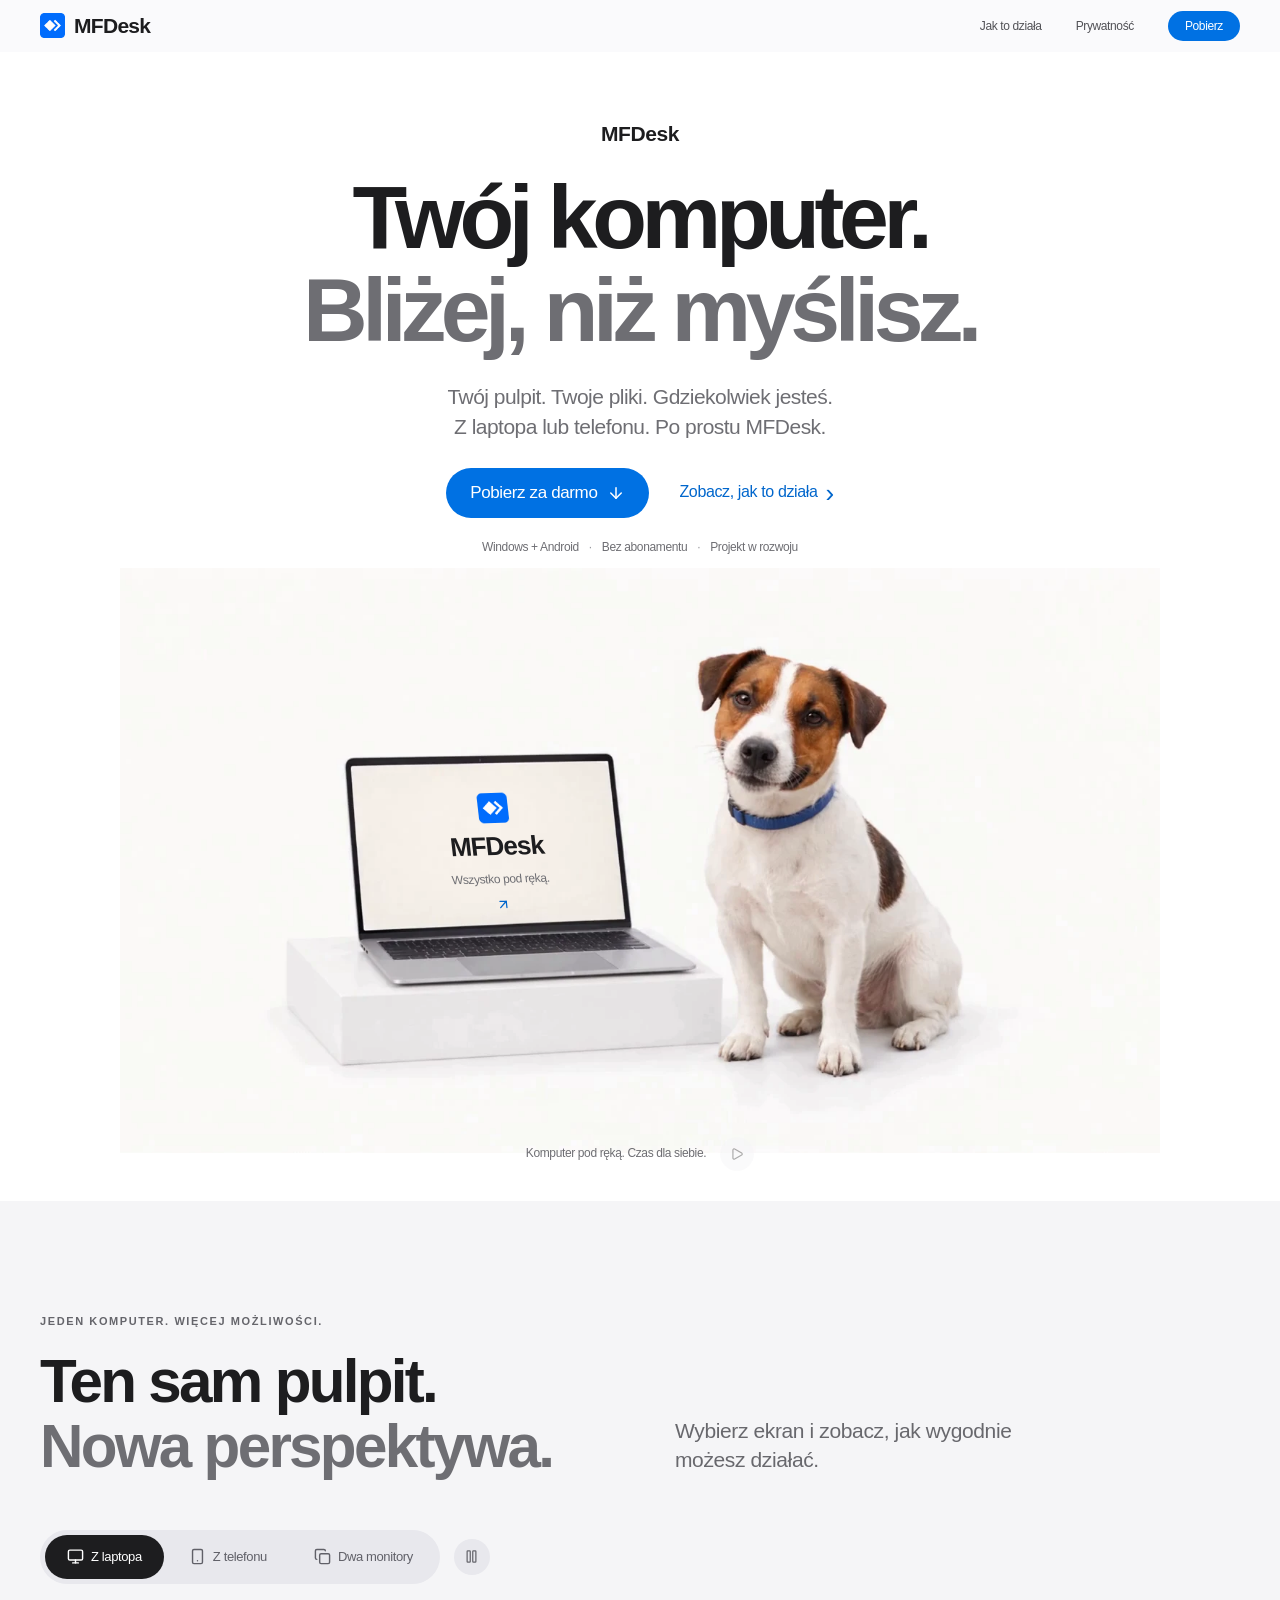
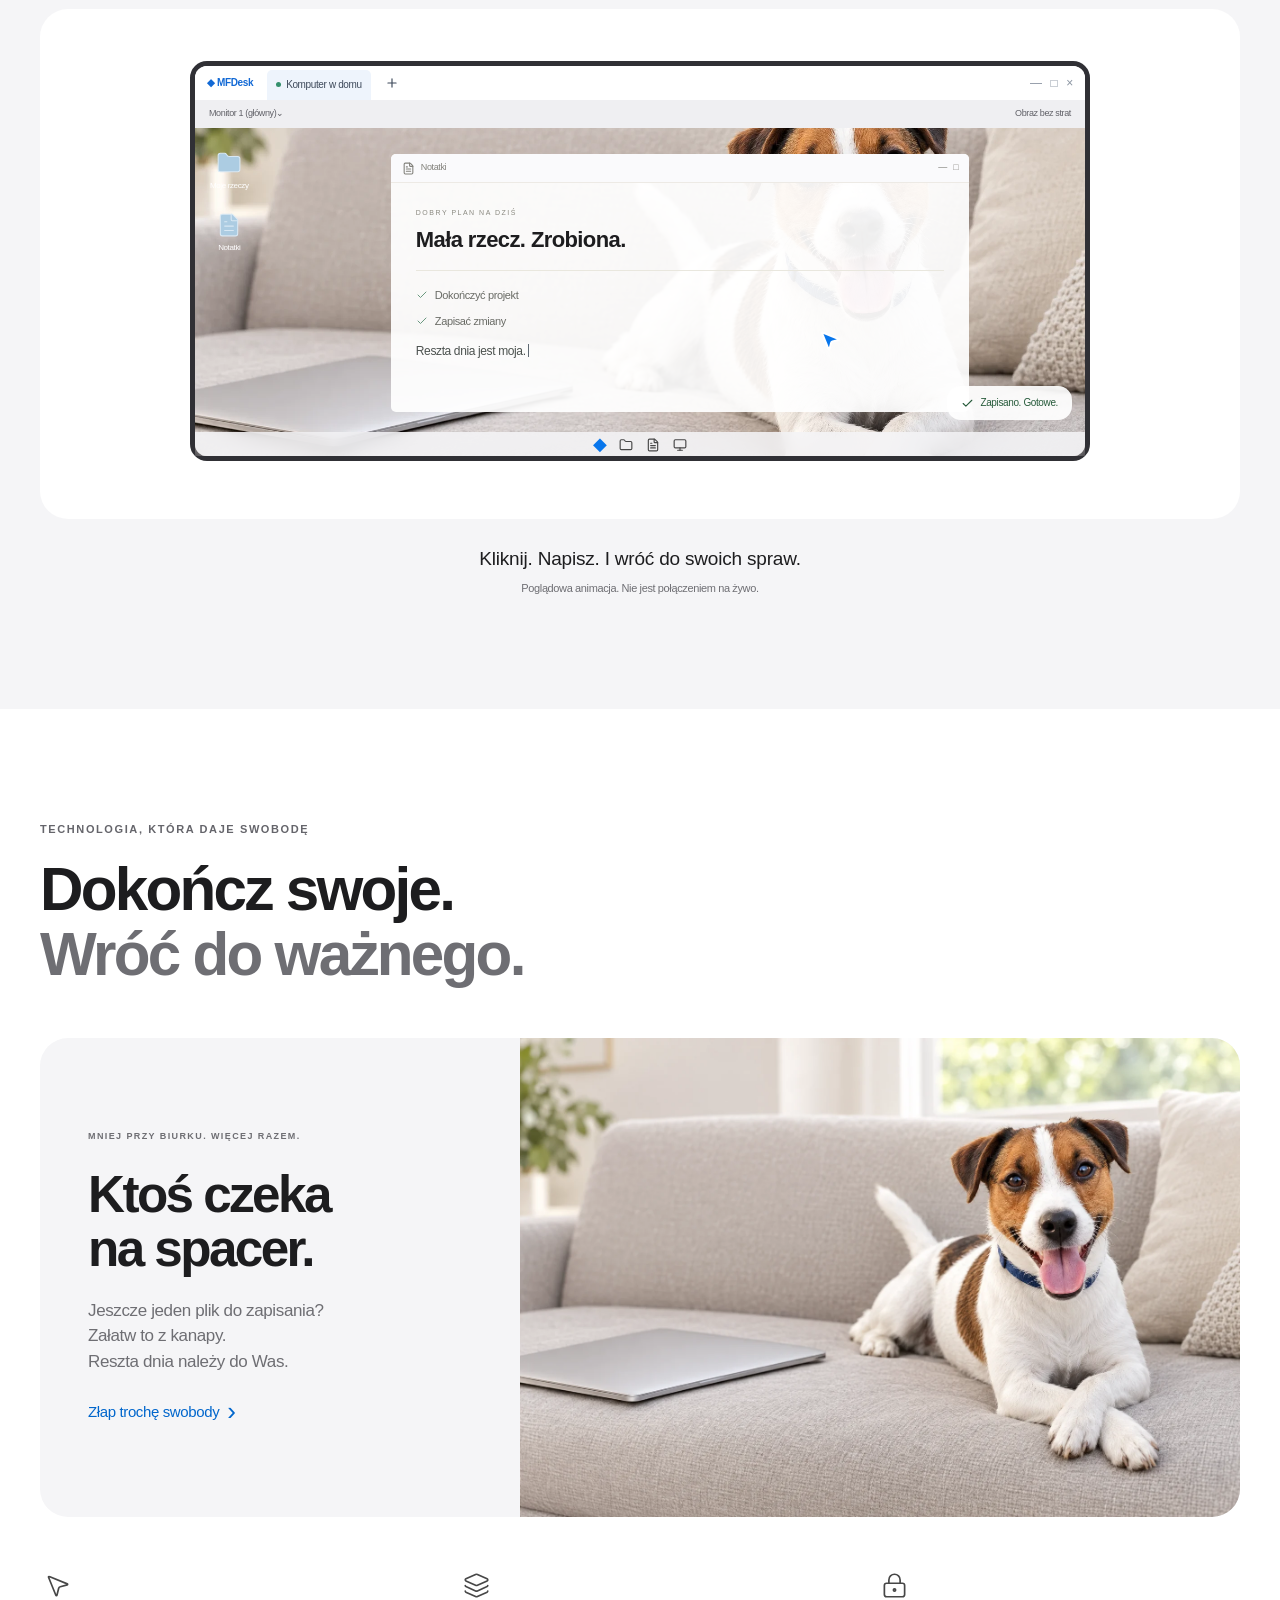
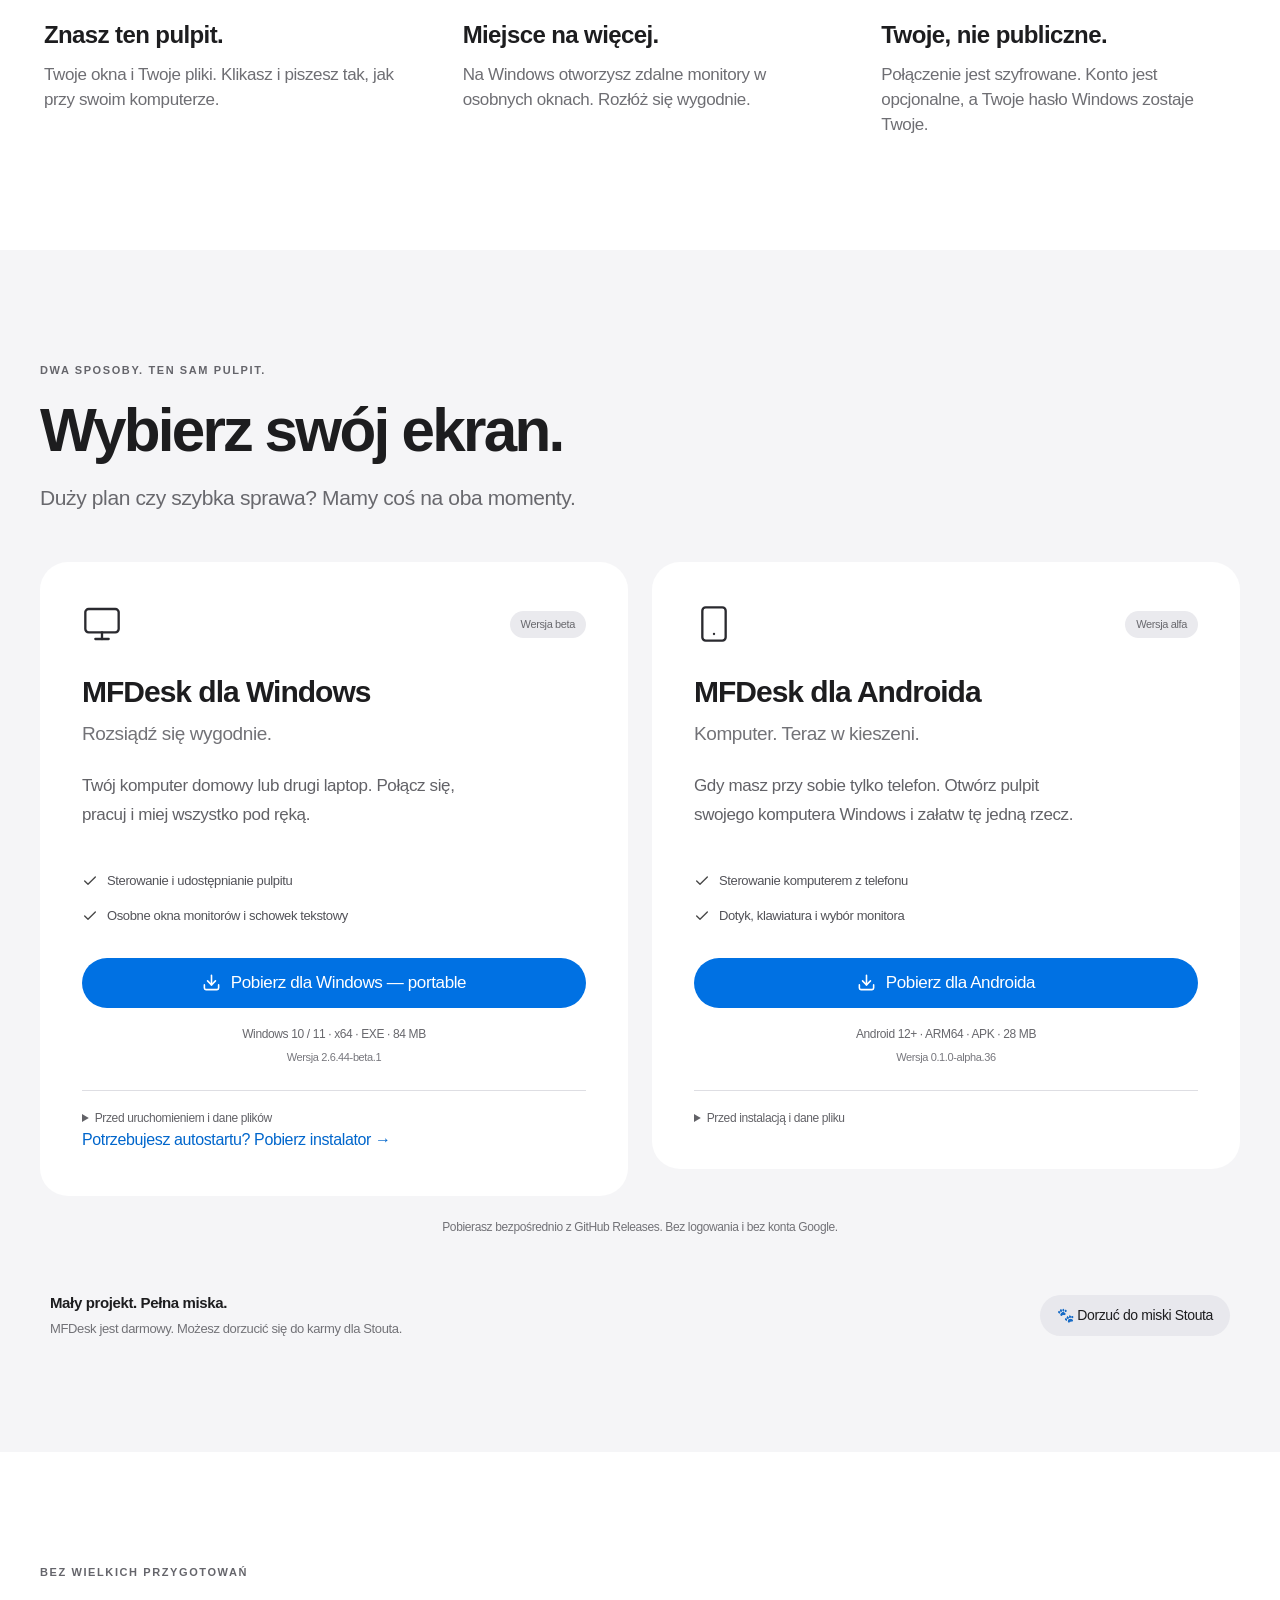
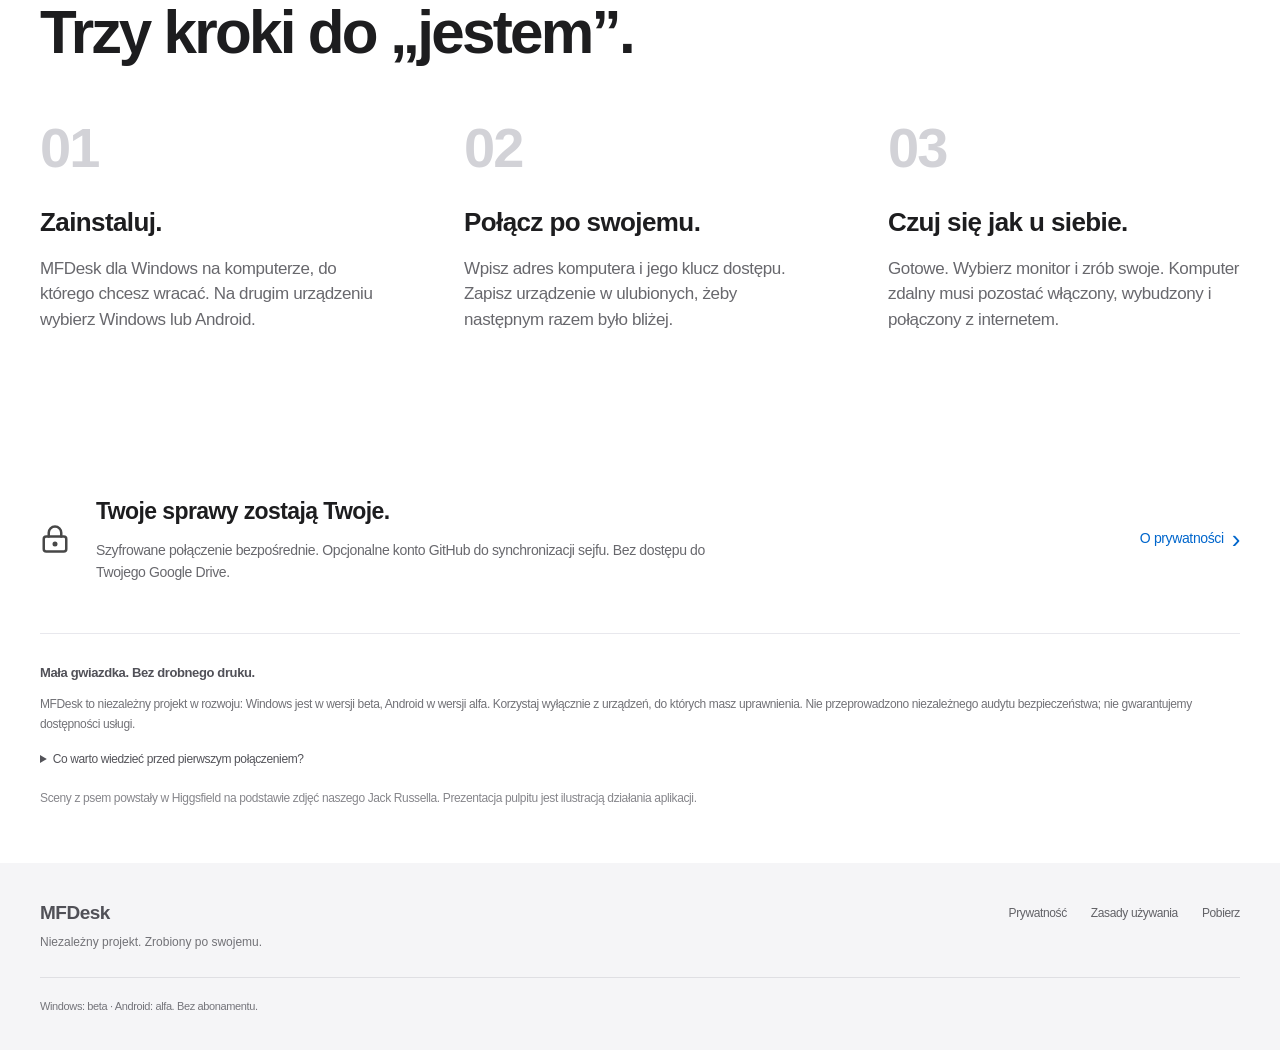
<file: index.html>
<!DOCTYPE html><html lang="pl"><head><meta charSet="utf-8"/><meta name="viewport" content="width=device-width, initial-scale=1"/><link rel="stylesheet" href="/_next/static/css/index.p6WvNbWk.css" data-rsc-css-href="/_next/static/css/index.p6WvNbWk.css" data-precedence="vite-rsc/importer-resources"/><link rel="modulepreload" fetchPriority="low" href="/_next/static/chunks/index-CNGZxfrT.js"/><script src="/_next/static/chunks/rolldown-runtime-C60lm6uB.js" type="module" async=""></script><script src="/_next/static/chunks/framework-D_rUT4EX.js" type="module" async=""></script><link rel="modulepreload" href="/_next/static/chunks/layout-segment-context-EGFDVGFW.js" crossorigin=""/><link rel="modulepreload" href="/_next/static/chunks/brand-logo-CJ5cJ9ZG.js" crossorigin=""/><link rel="modulepreload" href="/_next/static/chunks/dialog-C5rsB-VZ.js" crossorigin=""/><link rel="modulepreload" href="/_next/static/chunks/createLucideIcon-D7hhdOL8.js" crossorigin=""/><link rel="modulepreload" href="/_next/static/chunks/Icon-DfgLFBrD.js" crossorigin=""/><link rel="modulepreload" href="/_next/static/chunks/dog-hero--QumgRUo.js" crossorigin=""/><link rel="modulepreload" href="/_next/static/chunks/play-Lr0Ti33E.js" crossorigin=""/><link rel="modulepreload" href="/_next/static/chunks/remote-demo-O3eKciAt.js" crossorigin=""/><link rel="modulepreload" href="/_next/static/chunks/support-link-DW5IGiYo.js" crossorigin=""/><title>MFDesk — prywatny pulpit zdalny</title><meta name="description" content="Twój komputer. Bliżej, niż myślisz. MFDesk dla Windows i Androida — zdalny pulpit, wiele monitorów i swoboda bez abonamentu."/><meta property="og:title" content="MFDesk — prywatny pulpit zdalny"/><meta property="og:description" content="Twój komputer. Bliżej, niż myślisz."/><meta property="og:url" content="https://mfdesk.github.io"/><meta property="og:type" content="website"/><meta property="og:locale" content="pl_PL"/><meta property="og:image" content="https://mfdesk.github.io/og.png"/><meta property="og:image:width" content="1200"/><meta property="og:image:height" content="630"/><meta property="og:image:alt" content="MFDesk — Jack Russell obok laptopa. Twój komputer. Bliżej, niż myślisz."/><meta name="twitter:card" content="summary_large_image"/><meta name="twitter:title" content="MFDesk — prywatny pulpit zdalny"/><meta name="twitter:description" content="Twoje komputery. Pod ręką."/><meta name="twitter:image" content="https://mfdesk.github.io/og.png"/><link rel="icon" href="/mfdesk.png"/><script>Object.assign(((self[Symbol.for("vinext.navigationRuntime")]??={bootstrap:{routeManifest:null},functions:{}}).bootstrap.rsc??={rsc:[]}),{params:{},nav:{"pathname":"/","searchParams":[]}})</script><link rel="modulepreload" href="/_next/static/chunks/index-CNGZxfrT.js" />
</head><body><a class="skip" href="#content">Przejdź do treści</a><header class="site-header"><div class="header-inner wrap"><a class="brand" href="/"><img src="/mfdesk.png" width="43" height="43" alt=""/>MFDesk</a><nav aria-label="Menu główne"><a href="/#pokaz">Jak to działa</a><a href="/privacy/">Prywatność</a><a class="nav-download" href="/#pobierz">Pobierz</a></nav></div></header><main id="content"><section class="hero wrap"><p class="eyebrow">MFDesk</p><h1>Twój komputer.<br/><span>Bliżej, niż myślisz.</span></h1><p class="lead">Twój pulpit. Twoje pliki. Gdziekolwiek jesteś.<br class="desktop-break"/> Z laptopa lub telefonu. Po prostu MFDesk.</p><div class="hero-actions"><a class="primary-link" href="#pobierz">Pobierz za darmo <svg xmlns="http://www.w3.org/2000/svg" width="18" height="18" viewBox="0 0 24 24" fill="none" stroke="currentColor" stroke-width="2" stroke-linecap="round" stroke-linejoin="round" class="lucide lucide-arrow-down" aria-hidden="true"><path d="M12 5v14"></path><path d="m19 12-7 7-7-7"></path></svg></a><a class="text-link" href="#pokaz">Zobacz, jak to działa <span aria-hidden="true">›</span></a></div><p class="hero-meta">Windows + Android <span>·</span> Bez abonamentu <span>·</span> Projekt w rozwoju</p><div class="dog-hero" data-playing="false" data-ready="false"><div class="dog-hero-media"><img src="/mfdesk-dog-loop-poster.webp" alt="Jack Russell terrier w niebieskiej obroży siedzi obok srebrnego laptopa" width="1440" height="810" fetchPriority="high"/><video poster="/mfdesk-dog-loop-poster.webp" muted="" loop="" playsInline="" preload="none" aria-hidden="true"></video><a class="hero-screen" href="#pokaz" aria-label="Poznaj działanie MFDesk"><img src="/mfdesk.png" alt="" width="28" height="28"/><strong>MFDesk</strong><span>Wszystko pod ręką.</span><svg xmlns="http://www.w3.org/2000/svg" width="24" height="24" viewBox="0 0 24 24" fill="none" stroke="currentColor" stroke-width="2" stroke-linecap="round" stroke-linejoin="round" class="lucide lucide-arrow-up-right" aria-hidden="true"><path d="M7 7h10v10"></path><path d="M7 17 17 7"></path></svg></a></div><div class="dog-hero-footer"><span>Komputer pod ręką. Czas dla siebie.</span><button type="button" class="dog-motion-button" disabled="" aria-label="Zatrzymaj animację psa" title="Ograniczenie ruchu jest włączone"><svg xmlns="http://www.w3.org/2000/svg" width="14" height="14" viewBox="0 0 24 24" fill="none" stroke="currentColor" stroke-width="2" stroke-linecap="round" stroke-linejoin="round" class="lucide lucide-play" aria-hidden="true"><path d="M5 5a2 2 0 0 1 3.008-1.728l11.997 6.998a2 2 0 0 1 .003 3.458l-12 7A2 2 0 0 1 5 19z"></path></svg></button></div></div></section><section class="showcase-section section-space" aria-labelledby="showcase-title"><div class="wrap"><div class="section-heading"><p class="eyebrow">JEDEN KOMPUTER. WIĘCEJ MOŻLIWOŚCI.</p><h2 id="showcase-title">Ten sam pulpit.<br/><span>Nowa perspektywa.</span></h2><p>Wybierz ekran i zobacz, jak wygodnie możesz działać.</p></div><div class="demo" id="pokaz" data-playing="false" data-scene="0"><div class="demo-controls"><div class="demo-tabs" role="tablist" aria-label="Sposoby korzystania z MFDesk"><button type="button" role="tab" id="demo-tab-0" aria-controls="demo-panel" aria-selected="true" tabindex="0"><svg xmlns="http://www.w3.org/2000/svg" width="17" height="17" viewBox="0 0 24 24" fill="none" stroke="currentColor" stroke-width="2" stroke-linecap="round" stroke-linejoin="round" class="lucide lucide-monitor" aria-hidden="true"><rect width="20" height="14" x="2" y="3" rx="2"></rect><line x1="8" x2="16" y1="21" y2="21"></line><line x1="12" x2="12" y1="17" y2="21"></line></svg>Z laptopa</button><button type="button" role="tab" id="demo-tab-1" aria-controls="demo-panel" aria-selected="false" tabindex="-1"><svg xmlns="http://www.w3.org/2000/svg" width="17" height="17" viewBox="0 0 24 24" fill="none" stroke="currentColor" stroke-width="2" stroke-linecap="round" stroke-linejoin="round" class="lucide lucide-smartphone" aria-hidden="true"><rect width="14" height="20" x="5" y="2" rx="2" ry="2"></rect><path d="M12 18h.01"></path></svg>Z telefonu</button><button type="button" role="tab" id="demo-tab-2" aria-controls="demo-panel" aria-selected="false" tabindex="-1"><svg xmlns="http://www.w3.org/2000/svg" width="17" height="17" viewBox="0 0 24 24" fill="none" stroke="currentColor" stroke-width="2" stroke-linecap="round" stroke-linejoin="round" class="lucide lucide-copy" aria-hidden="true"><rect width="14" height="14" x="8" y="8" rx="2" ry="2"></rect><path d="M4 16c-1.1 0-2-.9-2-2V4c0-1.1.9-2 2-2h10c1.1 0 2 .9 2 2"></path></svg>Dwa monitory</button></div><button type="button" class="motion-button" aria-label="Wstrzymaj animację" disabled="" title="Animacja wyłączona zgodnie z ustawieniem ograniczenia ruchu"><svg xmlns="http://www.w3.org/2000/svg" width="15" height="15" viewBox="0 0 24 24" fill="none" stroke="currentColor" stroke-width="2" stroke-linecap="round" stroke-linejoin="round" class="lucide lucide-play" aria-hidden="true"><path d="M5 5a2 2 0 0 1 3.008-1.728l11.997 6.998a2 2 0 0 1 .003 3.458l-12 7A2 2 0 0 1 5 19z"></path></svg></button></div><div class="demo-stage" id="demo-panel" role="tabpanel" aria-labelledby="demo-tab-0" tabindex="0"><div class="demo-composition"><div class="remote-window"><div class="remote-title"><b>◆ MFDesk</b><span class="remote-tab"><i></i> Komputer w domu</span><svg xmlns="http://www.w3.org/2000/svg" width="14" height="14" viewBox="0 0 24 24" fill="none" stroke="currentColor" stroke-width="2" stroke-linecap="round" stroke-linejoin="round" class="lucide lucide-plus" aria-hidden="true"><path d="M5 12h14"></path><path d="M12 5v14"></path></svg><span class="window-controls">—   □   ×</span></div><div class="remote-tools"><span>Monitor 1 (główny)⌄</span><span>Obraz bez strat</span></div><div class="sample-desktop" aria-hidden="true"><div class="sample-sidebar"><svg xmlns="http://www.w3.org/2000/svg" width="24" height="24" viewBox="0 0 24 24" fill="none" stroke="currentColor" stroke-width="2" stroke-linecap="round" stroke-linejoin="round" class="lucide lucide-folder" aria-hidden="true"><path d="M20 20a2 2 0 0 0 2-2V8a2 2 0 0 0-2-2h-7.9a2 2 0 0 1-1.69-.9L9.6 3.9A2 2 0 0 0 7.93 3H4a2 2 0 0 0-2 2v13a2 2 0 0 0 2 2Z"></path></svg><span>Moje rzeczy</span><svg xmlns="http://www.w3.org/2000/svg" width="24" height="24" viewBox="0 0 24 24" fill="none" stroke="currentColor" stroke-width="2" stroke-linecap="round" stroke-linejoin="round" class="lucide lucide-file-text" aria-hidden="true"><path d="M6 22a2 2 0 0 1-2-2V4a2 2 0 0 1 2-2h8a2.4 2.4 0 0 1 1.704.706l3.588 3.588A2.4 2.4 0 0 1 20 8v12a2 2 0 0 1-2 2z"></path><path d="M14 2v5a1 1 0 0 0 1 1h5"></path><path d="M10 9H8"></path><path d="M16 13H8"></path><path d="M16 17H8"></path></svg><span>Notatki</span></div><div class="sample-window"><div class="sample-window-bar"><svg xmlns="http://www.w3.org/2000/svg" width="13" height="13" viewBox="0 0 24 24" fill="none" stroke="currentColor" stroke-width="2" stroke-linecap="round" stroke-linejoin="round" class="lucide lucide-file-text" aria-hidden="true"><path d="M6 22a2 2 0 0 1-2-2V4a2 2 0 0 1 2-2h8a2.4 2.4 0 0 1 1.704.706l3.588 3.588A2.4 2.4 0 0 1 20 8v12a2 2 0 0 1-2 2z"></path><path d="M14 2v5a1 1 0 0 0 1 1h5"></path><path d="M10 9H8"></path><path d="M16 13H8"></path><path d="M16 17H8"></path></svg>Notatki<span>—   □</span></div><div class="sample-document"><span class="document-kicker">DOBRY PLAN NA DZIŚ</span><strong>Mała rzecz. Zrobiona.</strong><div class="doc-rule"></div><p class="doc-check"><svg xmlns="http://www.w3.org/2000/svg" width="24" height="24" viewBox="0 0 24 24" fill="none" stroke="currentColor" stroke-width="2" stroke-linecap="round" stroke-linejoin="round" class="lucide lucide-check" aria-hidden="true"><path d="M20 6 9 17l-5-5"></path></svg>Dokończyć projekt</p><p class="doc-check"><svg xmlns="http://www.w3.org/2000/svg" width="24" height="24" viewBox="0 0 24 24" fill="none" stroke="currentColor" stroke-width="2" stroke-linecap="round" stroke-linejoin="round" class="lucide lucide-check" aria-hidden="true"><path d="M20 6 9 17l-5-5"></path></svg>Zapisać zmiany</p><div class="typed-line"><span>Reszta dnia jest moja.</span><i></i></div></div></div><svg xmlns="http://www.w3.org/2000/svg" width="24" height="24" viewBox="0 0 24 24" fill="#0876ec" stroke="white" stroke-width="2" stroke-linecap="round" stroke-linejoin="round" class="lucide lucide-mouse-pointer2 lucide-mouse-pointer-2 demo-cursor" aria-hidden="true"><path d="M4.037 4.688a.495.495 0 0 1 .651-.651l16 6.5a.5.5 0 0 1-.063.947l-6.124 1.58a2 2 0 0 0-1.438 1.435l-1.579 6.126a.5.5 0 0 1-.947.063z"></path></svg><div class="demo-dock"><span>◆</span><svg xmlns="http://www.w3.org/2000/svg" width="24" height="24" viewBox="0 0 24 24" fill="none" stroke="currentColor" stroke-width="2" stroke-linecap="round" stroke-linejoin="round" class="lucide lucide-folder" aria-hidden="true"><path d="M20 20a2 2 0 0 0 2-2V8a2 2 0 0 0-2-2h-7.9a2 2 0 0 1-1.69-.9L9.6 3.9A2 2 0 0 0 7.93 3H4a2 2 0 0 0-2 2v13a2 2 0 0 0 2 2Z"></path></svg><svg xmlns="http://www.w3.org/2000/svg" width="24" height="24" viewBox="0 0 24 24" fill="none" stroke="currentColor" stroke-width="2" stroke-linecap="round" stroke-linejoin="round" class="lucide lucide-file-text" aria-hidden="true"><path d="M6 22a2 2 0 0 1-2-2V4a2 2 0 0 1 2-2h8a2.4 2.4 0 0 1 1.704.706l3.588 3.588A2.4 2.4 0 0 1 20 8v12a2 2 0 0 1-2 2z"></path><path d="M14 2v5a1 1 0 0 0 1 1h5"></path><path d="M10 9H8"></path><path d="M16 13H8"></path><path d="M16 17H8"></path></svg><svg xmlns="http://www.w3.org/2000/svg" width="24" height="24" viewBox="0 0 24 24" fill="none" stroke="currentColor" stroke-width="2" stroke-linecap="round" stroke-linejoin="round" class="lucide lucide-monitor" aria-hidden="true"><rect width="20" height="14" x="2" y="3" rx="2"></rect><line x1="8" x2="16" y1="21" y2="21"></line><line x1="12" x2="12" y1="17" y2="21"></line></svg></div><div class="saved-toast"><svg xmlns="http://www.w3.org/2000/svg" width="24" height="24" viewBox="0 0 24 24" fill="none" stroke="currentColor" stroke-width="2" stroke-linecap="round" stroke-linejoin="round" class="lucide lucide-check" aria-hidden="true"><path d="M20 6 9 17l-5-5"></path></svg> Zapisano. Gotowe.</div></div></div></div></div><div class="demo-caption"><p>Kliknij. Napisz. I wróć do swoich spraw.</p><span>Poglądowa animacja. Nie jest połączeniem na żywo.</span></div></div></div></section><section class="everyday section-space" aria-labelledby="everyday-title"><div class="wrap"><div class="section-heading"><p class="eyebrow">TECHNOLOGIA, KTÓRA DAJE SWOBODĘ</p><h2 id="everyday-title">Dokończ swoje.<br/><span>Wróć do ważnego.</span></h2></div><div class="lifestyle-card"><div class="lifestyle-copy"><p class="small-label">MNIEJ PRZY BIURKU. WIĘCEJ RAZEM.</p><h3>Ktoś czeka<br/>na spacer.</h3><p>Jeszcze jeden plik do zapisania?<br/>Załatw to z kanapy.<br/>Reszta dnia należy do Was.</p><a class="text-link" href="#pobierz">Złap trochę swobody <span aria-hidden="true">›</span></a></div><img src="/mfdesk-dog-home.webp" alt="Jack Russell terrier odpoczywa na jasnej kanapie obok zamkniętego laptopa" width="1600" height="1063" loading="lazy"/></div><div class="benefit-grid"><article><svg xmlns="http://www.w3.org/2000/svg" width="24" height="24" viewBox="0 0 24 24" fill="none" stroke="currentColor" stroke-width="2" stroke-linecap="round" stroke-linejoin="round" class="lucide lucide-mouse-pointer2 lucide-mouse-pointer-2" aria-hidden="true"><path d="M4.037 4.688a.495.495 0 0 1 .651-.651l16 6.5a.5.5 0 0 1-.063.947l-6.124 1.58a2 2 0 0 0-1.438 1.435l-1.579 6.126a.5.5 0 0 1-.947.063z"></path></svg><h3>Znasz ten pulpit.</h3><p>Twoje okna i Twoje pliki. Klikasz i piszesz tak, jak przy swoim komputerze.</p></article><article><svg xmlns="http://www.w3.org/2000/svg" width="24" height="24" viewBox="0 0 24 24" fill="none" stroke="currentColor" stroke-width="2" stroke-linecap="round" stroke-linejoin="round" class="lucide lucide-layers" aria-hidden="true"><path d="M12.83 2.18a2 2 0 0 0-1.66 0L2.6 6.08a1 1 0 0 0 0 1.83l8.58 3.91a2 2 0 0 0 1.66 0l8.58-3.9a1 1 0 0 0 0-1.83z"></path><path d="M2 12a1 1 0 0 0 .58.91l8.6 3.91a2 2 0 0 0 1.65 0l8.58-3.9A1 1 0 0 0 22 12"></path><path d="M2 17a1 1 0 0 0 .58.91l8.6 3.91a2 2 0 0 0 1.65 0l8.58-3.9A1 1 0 0 0 22 17"></path></svg><h3>Miejsce na więcej.</h3><p>Na Windows otworzysz zdalne monitory w osobnych oknach. Rozłóż się wygodnie.</p></article><article><svg xmlns="http://www.w3.org/2000/svg" width="24" height="24" viewBox="0 0 24 24" fill="none" stroke="currentColor" stroke-width="2" stroke-linecap="round" stroke-linejoin="round" class="lucide lucide-lock-keyhole" aria-hidden="true"><circle cx="12" cy="16" r="1"></circle><rect x="3" y="10" width="18" height="12" rx="2"></rect><path d="M7 10V7a5 5 0 0 1 10 0v3"></path></svg><h3>Twoje, nie publiczne.</h3><p>Połączenie jest szyfrowane. Konto jest opcjonalne, a Twoje hasło Windows zostaje Twoje.</p></article></div></div></section><section id="pobierz" class="download-section section-space" aria-labelledby="download-title"><div class="wrap"><div class="section-heading"><p class="eyebrow">DWA SPOSOBY. TEN SAM PULPIT.</p><h2 id="download-title">Wybierz swój ekran.</h2><p>Duży plan czy szybka sprawa? Mamy coś na oba momenty.</p></div><div class="download-grid"><article id="windows" class="download-card" aria-labelledby="windows-title"><div class="platform-top"><svg xmlns="http://www.w3.org/2000/svg" width="24" height="24" viewBox="0 0 24 24" fill="none" stroke="currentColor" stroke-width="2" stroke-linecap="round" stroke-linejoin="round" class="lucide lucide-monitor platform-icon" aria-hidden="true"><rect width="20" height="14" x="2" y="3" rx="2"></rect><line x1="8" x2="16" y1="21" y2="21"></line><line x1="12" x2="12" y1="17" y2="21"></line></svg><span class="release-badge">Wersja beta</span></div><h3 id="windows-title">MFDesk dla Windows</h3><p class="platform-tagline">Rozsiądź się wygodnie.</p><p class="platform-description">Twój komputer domowy lub drugi laptop. Połącz się, pracuj i miej wszystko pod ręką.</p><ul class="platform-features"><li><svg xmlns="http://www.w3.org/2000/svg" width="24" height="24" viewBox="0 0 24 24" fill="none" stroke="currentColor" stroke-width="2" stroke-linecap="round" stroke-linejoin="round" class="lucide lucide-check" aria-hidden="true"><path d="M20 6 9 17l-5-5"></path></svg>Sterowanie i udostępnianie pulpitu</li><li><svg xmlns="http://www.w3.org/2000/svg" width="24" height="24" viewBox="0 0 24 24" fill="none" stroke="currentColor" stroke-width="2" stroke-linecap="round" stroke-linejoin="round" class="lucide lucide-check" aria-hidden="true"><path d="M20 6 9 17l-5-5"></path></svg>Osobne okna monitorów i schowek tekstowy</li></ul><a class="primary-link download-button" href="https://github.com/mfdesk/mfdesk.github.io/releases/download/v2.6.44-beta.1/MFDesk-Portable-2.6.44-beta.1.exe" aria-describedby="windows-meta"><svg xmlns="http://www.w3.org/2000/svg" width="19" height="19" viewBox="0 0 24 24" fill="none" stroke="currentColor" stroke-width="2" stroke-linecap="round" stroke-linejoin="round" class="lucide lucide-download" aria-hidden="true"><path d="M12 15V3"></path><path d="M21 15v4a2 2 0 0 1-2 2H5a2 2 0 0 1-2-2v-4"></path><path d="m7 10 5 5 5-5"></path></svg>Pobierz dla Windows — portable</a><p class="platform-meta" id="windows-meta">Windows 10 / 11 · x64 · EXE · <!-- -->84<!-- --> MB</p><p class="release-version">Wersja <!-- -->2.6.44-beta.1</p><details class="download-integrity"><summary>Przed uruchomieniem i dane plików</summary><p>Portable działa bez instalacji i nie dodaje usługi ani autostartu. Dane zapisuje na tym koncie Windows w folderze MFDesk-Portable. Udostępnianie wymaga uruchomionej aplikacji i zalogowanej sesji Windows. Dostęp po restarcie lub wylogowaniu wymaga instalacji. Portable i wersja instalowana mają osobne profile.</p><p>Pliki nie mają jeszcze podpisu wydawcy — Windows może je zablokować. Portable nie omija Smart App Control. Nie wyłączaj ochrony systemu, aby uruchomić aplikację.</p><p>MFDesk-Portable-2.6.44-beta.1.exe</p><p>SHA-256: 607E641F26AC31BE841693EA09AB25AF6C57F60A3E4F29566E8ABD97BC163DE4</p><p>Instalator (osobna opcja):</p><p>MFDesk-Setup-2.6.44-beta.1.exe</p><p>SHA-256: AA99C76CED281D7FF95323F55E42BFC9BD69B731C7707B65C71D6C17792AF9E3</p></details><p id="windows-installer"><a class="text-link" href="https://github.com/mfdesk/mfdesk.github.io/releases/download/v2.6.44-beta.1/MFDesk-Setup-2.6.44-beta.1.exe">Potrzebujesz autostartu? Pobierz instalator →</a></p></article><article id="android" class="download-card" aria-labelledby="android-title"><div class="platform-top"><svg xmlns="http://www.w3.org/2000/svg" width="24" height="24" viewBox="0 0 24 24" fill="none" stroke="currentColor" stroke-width="2" stroke-linecap="round" stroke-linejoin="round" class="lucide lucide-smartphone platform-icon" aria-hidden="true"><rect width="14" height="20" x="5" y="2" rx="2" ry="2"></rect><path d="M12 18h.01"></path></svg><span class="release-badge">Wersja alfa</span></div><h3 id="android-title">MFDesk dla Androida</h3><p class="platform-tagline">Komputer. Teraz w kieszeni.</p><p class="platform-description">Gdy masz przy sobie tylko telefon. Otwórz pulpit swojego komputera Windows i załatw tę jedną rzecz.</p><ul class="platform-features"><li><svg xmlns="http://www.w3.org/2000/svg" width="24" height="24" viewBox="0 0 24 24" fill="none" stroke="currentColor" stroke-width="2" stroke-linecap="round" stroke-linejoin="round" class="lucide lucide-check" aria-hidden="true"><path d="M20 6 9 17l-5-5"></path></svg>Sterowanie komputerem z telefonu</li><li><svg xmlns="http://www.w3.org/2000/svg" width="24" height="24" viewBox="0 0 24 24" fill="none" stroke="currentColor" stroke-width="2" stroke-linecap="round" stroke-linejoin="round" class="lucide lucide-check" aria-hidden="true"><path d="M20 6 9 17l-5-5"></path></svg>Dotyk, klawiatura i wybór monitora</li></ul><a class="primary-link download-button" href="https://github.com/mfdesk/mfdesk.github.io/releases/download/android-v0.1.0-alpha.36/MFDesk-Android-0.1.0-alpha.36-arm64.apk" aria-describedby="android-meta"><svg xmlns="http://www.w3.org/2000/svg" width="19" height="19" viewBox="0 0 24 24" fill="none" stroke="currentColor" stroke-width="2" stroke-linecap="round" stroke-linejoin="round" class="lucide lucide-download" aria-hidden="true"><path d="M12 15V3"></path><path d="M21 15v4a2 2 0 0 1-2 2H5a2 2 0 0 1-2-2v-4"></path><path d="m7 10 5 5 5-5"></path></svg>Pobierz dla Androida</a><p class="platform-meta" id="android-meta">Android 12+ · ARM64 · APK · <!-- -->28<!-- --> MB</p><p class="release-version">Wersja <!-- -->0.1.0-alpha.36</p><details class="download-integrity"><summary>Przed instalacją i dane pliku</summary><p>APK instalujesz poza Google Play. Android poprosi o zgodę na instalację z wybranego źródła. To wczesna wersja do sterowania Windows — nie udostępnia ekranu telefonu.</p><p>MFDesk-Android-0.1.0-alpha.36-arm64.apk</p><p>SHA-256: <code>27DA7FA0252B86492F89A4A350E0D4B50AE1F7B328D44DE885A802757CD3D4B4</code></p><a href="https://github.com/mfdesk/mfdesk.github.io/releases/tag/android-v0.1.0-alpha.36" target="_blank" rel="noopener noreferrer">Informacje o wydaniu <svg xmlns="http://www.w3.org/2000/svg" width="14" height="14" viewBox="0 0 24 24" fill="none" stroke="currentColor" stroke-width="2" stroke-linecap="round" stroke-linejoin="round" class="lucide lucide-arrow-up-right" aria-hidden="true"><path d="M7 7h10v10"></path><path d="M7 17 17 7"></path></svg></a></details></article></div><p class="download-note">Pobierasz bezpośrednio z GitHub Releases. Bez logowania i bez konta Google.</p><div class="support-strip"><p>Mały projekt. Pełna miska.<span>MFDesk jest darmowy. Możesz dorzucić się do karmy dla Stouta.</span></p><div class="support-row"><button type="button" tabindex="0" data-base-ui-click-trigger="" id="base-ui-_R_3t4bi_" aria-haspopup="dialog" aria-expanded="false" data-slot="dialog-trigger" class="support-link">🐾 Dorzuć do miski Stouta</button></div></div></div></section><section class="start-section section-space" aria-labelledby="start-title"><div class="wrap"><div class="section-heading"><p class="eyebrow">BEZ WIELKICH PRZYGOTOWAŃ</p><h2 id="start-title">Trzy kroki do „jestem”.</h2></div><ol class="steps"><li><span class="step-number">01</span><h3>Zainstaluj.</h3><p>MFDesk dla Windows na komputerze, do którego chcesz wracać. Na drugim urządzeniu wybierz Windows lub Android.</p></li><li><span class="step-number">02</span><h3>Połącz po swojemu.</h3><p>Wpisz adres komputera i jego klucz dostępu. Zapisz urządzenie w ulubionych, żeby następnym razem było bliżej.</p></li><li><span class="step-number">03</span><h3>Czuj się jak u siebie.</h3><p>Gotowe. Wybierz monitor i zrób swoje. Komputer zdalny musi pozostać włączony, wybudzony i połączony z internetem.</p></li></ol></div></section><section class="privacy-band wrap" aria-labelledby="privacy-title"><svg xmlns="http://www.w3.org/2000/svg" width="30" height="30" viewBox="0 0 24 24" fill="none" stroke="currentColor" stroke-width="2" stroke-linecap="round" stroke-linejoin="round" class="lucide lucide-lock-keyhole" aria-hidden="true"><circle cx="12" cy="16" r="1"></circle><rect x="3" y="10" width="18" height="12" rx="2"></rect><path d="M7 10V7a5 5 0 0 1 10 0v3"></path></svg><div><h2 id="privacy-title">Twoje sprawy zostają Twoje.</h2><p>Szyfrowane połączenie bezpośrednie. Opcjonalne konto GitHub do synchronizacji sejfu. Bez dostępu do Twojego Google Drive.</p></div><a class="text-link" href="/privacy/">O prywatności <span aria-hidden="true">›</span></a></section><aside class="honest-notes wrap"><h2>Mała gwiazdka. Bez drobnego druku.</h2><p>MFDesk to niezależny projekt w rozwoju: Windows jest w wersji beta, Android w wersji alfa. Korzystaj wyłącznie z urządzeń, do których masz uprawnienia. Nie przeprowadzono niezależnego audytu bezpieczeństwa; nie gwarantujemy dostępności usługi.</p><details><summary>Co warto wiedzieć przed pierwszym połączeniem?</summary><ul><li>Zaktualizuj oba urządzenia: własna sygnalizacja wymaga Windows 2.6.16 lub nowszego i Androida alfa 11 lub nowszego. Pośrednik TURN wymaga zalogowanego, zatwierdzonego konta; niektóre sieci i limity usług nadal mogą uniemożliwić połączenie.</li><li>Ekran logowania Windows, UAC i powrót po restarcie to funkcje testowe. Uśpionego komputera MFDesk nie wybudza przez internet.</li><li>Konto GitHub wymaga zatwierdzenia rejestracji. Zaszyfrowany sejf przechowujemy w Cloudflare D1 (UE), bez Google Drive i Apps Script.</li><li>Android odczytuje istniejący sejf. Nie obsługuje przesyłania plików ani historii schowka Win+V.</li></ul></details><p class="image-credit">Sceny z psem powstały w Higgsfield na podstawie zdjęć naszego Jack Russella. Prezentacja pulpitu jest ilustracją działania aplikacji.</p></aside></main><footer><div class="footer-inner wrap"><div class="footer-brand">MFDesk<span>Niezależny projekt. Zrobiony po swojemu.</span></div><div class="footer-links"><a href="/privacy/">Prywatność</a><a href="/terms/">Zasady używania</a><a href="/#pobierz">Pobierz</a></div><p>Windows: beta · Android: alfa. Bez abonamentu.</p></div></footer><script type="module" src="/_next/static/chunks/index-CNGZxfrT.js" id="_R_" async=""></script><script>((self[Symbol.for("vinext.navigationRuntime")]??={bootstrap:{routeManifest:null},functions:{}}).bootstrap.rsc??={rsc:[]}).rsc.push("0:{\"page:/\":\"$L1\",\"layout:/\":\"$L2\",\"route:/\":\"$L3\",\"__route\":\"route:/\",\"__interceptionContext\":null,\"__layoutIds\":[\"layout:/\"],\"__rootLayout\":\"/\",\"__bfcacheSegmentIdentities\":{\"layout:/\":\"[\\\"layout\\\",\\\"layout:/\\\",\\\"root-boundary:/\\\",\\\"\\\"]\",\"page:/\":\"[\\\"page\\\",\\\"page:/\\\",\\\"root-boundary:/\\\",\\\"\\\"]\"},\"__srcPage\":[\"page\"],\"__layoutFlags\":{\"layout:/\":\"s\"},\"__artifactCompatibility\":{\"schemaVersion\":1,\"graphVersion\":\"app-route-graph:1177fd80f83fa7b0\",\"deploymentVersion\":\"4b482a97-71c3-4eae-9f3c-3f9a67c90bca\",\"appElementsSchemaVersion\":1,\"rscPayloadSchemaVersion\":1,\"rootBoundaryId\":\"/\",\"renderEpoch\":null}}\n")</script><script>((self[Symbol.for("vinext.navigationRuntime")]??={bootstrap:{routeManifest:null},functions:{}}).bootstrap.rsc??={rsc:[]}).rsc.push("4:I[\"f672c007af10\",[],\"BrandLogo\",1]\n")</script><script>((self[Symbol.for("vinext.navigationRuntime")]??={bootstrap:{routeManifest:null},functions:{}}).bootstrap.rsc??={rsc:[]}).rsc.push("5:I[\"cbf257e34144\",[],\"Children\",1]\n")</script><script>((self[Symbol.for("vinext.navigationRuntime")]??={bootstrap:{routeManifest:null},functions:{}}).bootstrap.rsc??={rsc:[]}).rsc.push("6:I[\"a3c9f3c4d13c\",[],\"GlobalErrorBoundary\",1]\n")</script><script>((self[Symbol.for("vinext.navigationRuntime")]??={bootstrap:{routeManifest:null},functions:{}}).bootstrap.rsc??={rsc:[]}).rsc.push("7:I[\"fb3231adb96d\",[],\"default\",1]\n")</script><script>((self[Symbol.for("vinext.navigationRuntime")]??={bootstrap:{routeManifest:null},functions:{}}).bootstrap.rsc??={rsc:[]}).rsc.push("8:I[\"a3c9f3c4d13c\",[],\"ErrorBoundary\",1]\n")</script><script>((self[Symbol.for("vinext.navigationRuntime")]??={bootstrap:{routeManifest:null},functions:{}}).bootstrap.rsc??={rsc:[]}).rsc.push("9:I[\"caf66367e8dd\",[],\"LayoutSegmentProvider\",1]\n")</script><script>((self[Symbol.for("vinext.navigationRuntime")]??={bootstrap:{routeManifest:null},functions:{}}).bootstrap.rsc??={rsc:[]}).rsc.push("a:I[\"cbf257e34144\",[],\"Slot\",1]\n")</script><script>((self[Symbol.for("vinext.navigationRuntime")]??={bootstrap:{routeManifest:null},functions:{}}).bootstrap.rsc??={rsc:[]}).rsc.push("b:I[\"a3c9f3c4d13c\",[],\"NotFoundBoundary\",1]\n")</script><script>((self[Symbol.for("vinext.navigationRuntime")]??={bootstrap:{routeManifest:null},functions:{}}).bootstrap.rsc??={rsc:[]}).rsc.push("c:I[\"3a29bbfba6d5\",[],\"AppRouterScrollTarget\",1]\n")</script><script>((self[Symbol.for("vinext.navigationRuntime")]??={bootstrap:{routeManifest:null},functions:{}}).bootstrap.rsc??={rsc:[]}).rsc.push("d:I[\"a3c9f3c4d13c\",[],\"RedirectBoundary\",1]\n")</script><script>((self[Symbol.for("vinext.navigationRuntime")]??={bootstrap:{routeManifest:null},functions:{}}).bootstrap.rsc??={rsc:[]}).rsc.push(":HL[\"/_next/static/css/index.p6WvNbWk.css\",\"style\"     ]\n")</script><script>((self[Symbol.for("vinext.navigationRuntime")]??={bootstrap:{routeManifest:null},functions:{}}).bootstrap.rsc??={rsc:[]}).rsc.push("2:[[[\"$\",\"link\",\"css:/_next/static/css/index.p6WvNbWk.css\",{\"rel\":\"stylesheet\",\"precedence\":\"vite-rsc/importer-resources\",\"href\":\"/_next/static/css/index.p6WvNbWk.css\",\"data-rsc-css-href\":\"/_next/static/css/index.p6WvNbWk.css\"}],\"$undefined\"],[\"$\",\"html\",null,{\"lang\":\"pl\",\"children\":[\"$\",\"body\",null,{\"children\":[[\"$\",\"a\",null,{\"className\":\"skip\",\"href\":\"#content\",\"children\":\"Przejdź do treści\"}],[\"$\",\"header\",null,{\"className\":\"site-header\",\"children\":[\"$\",\"div\",null,{\"className\":\"header-inner wrap\",\"children\":[[\"$\",\"$L4\",null,{}],[\"$\",\"nav\",null,{\"aria-label\":\"Menu główne\",\"children\":[[\"$\",\"a\",null,{\"href\":\"/#pokaz\",\"children\":\"Jak to działa\"}],[\"$\",\"a\",null,{\"href\":\"/privacy/\",\"children\":\"Prywatność\"}],[\"$\",\"a\",null,{\"className\":\"nav-download\",\"href\":\"/#pobierz\",\"children\":\"Pobierz\"}]]}]]}]}],[\"$\",\"$L5\",null,{}],[\"$\",\"footer\",null,{\"children\":[\"$\",\"div\",null,{\"className\":\"footer-inner wrap\",\"children\":[[\"$\",\"div\",null,{\"className\":\"footer-brand\",\"children\":[\"MFDesk\",[\"$\",\"span\",null,{\"children\":\"Niezależny projekt. Zrobiony po swojemu.\"}]]}],[\"$\",\"div\",null,{\"className\":\"footer-links\",\"children\":[[\"$\",\"a\",null,{\"href\":\"/privacy/\",\"children\":\"Prywatność\"}],[\"$\",\"a\",null,{\"href\":\"/terms/\",\"children\":\"Zasady używania\"}],[\"$\",\"a\",null,{\"href\":\"/#pobierz\",\"children\":\"Pobierz\"}]]}],[\"$\",\"p\",null,{\"children\":\"Windows: beta · Android: alfa. Bez abonamentu.\"}]]}]}]]}]}]]\n")</script><script>((self[Symbol.for("vinext.navigationRuntime")]??={bootstrap:{routeManifest:null},functions:{}}).bootstrap.rsc??={rsc:[]}).rsc.push("3:[[[\"$\",\"meta\",null,{\"charSet\":\"utf-8\"}],[[\"$\",\"title\",\"0\",{\"children\":\"MFDesk — prywatny pulpit zdalny\"}],[\"$\",\"meta\",\"1\",{\"name\":\"description\",\"content\":\"Twój komputer. Bliżej, niż myślisz. MFDesk dla Windows i Androida — zdalny pulpit, wiele monitorów i swoboda bez abonamentu.\"}],[\"$\",\"meta\",\"2\",{\"property\":\"og:title\",\"content\":\"MFDesk — prywatny pulpit zdalny\"}],[\"$\",\"meta\",\"3\",{\"property\":\"og:description\",\"content\":\"Twój komputer. Bliżej, niż myślisz.\"}],[\"$\",\"meta\",\"4\",{\"property\":\"og:url\",\"content\":\"https://mfdesk.github.io\"}],[\"$\",\"meta\",\"5\",{\"property\":\"og:type\",\"content\":\"website\"}],[\"$\",\"meta\",\"6\",{\"property\":\"og:locale\",\"content\":\"pl_PL\"}],[\"$\",\"meta\",\"7\",{\"property\":\"og:image\",\"content\":\"https://mfdesk.github.io/og.png\"}],[\"$\",\"meta\",\"8\",{\"property\":\"og:image:width\",\"content\":\"1200\"}],[\"$\",\"meta\",\"9\",{\"property\":\"og:image:height\",\"content\":\"630\"}],[\"$\",\"meta\",\"10\",{\"property\":\"og:image:alt\",\"content\":\"MFDesk — Jack Russell obok laptopa. Twój komputer. Bliżej, niż myślisz.\"}],[\"$\",\"meta\",\"11\",{\"name\":\"twitter:card\",\"content\":\"summary_large_image\"}],[\"$\",\"meta\",\"12\",{\"name\":\"twitter:title\",\"content\":\"MFDesk — prywatny pulpit zdalny\"}],[\"$\",\"meta\",\"13\",{\"name\":\"twitter:description\",\"content\":\"Twoje komputery. Pod ręką.\"}],[\"$\",\"meta\",\"14\",{\"name\":\"twitter:image\",\"content\":\"https://mfdesk.github.io/og.png\"}],[\"$\",\"link\",\"15\",{\"data-vinext-streamed-icon\":\"$undefined\",\"rel\":\"icon\",\"href\":\"/mfdesk.png\",\"type\":\"$undefined\",\"sizes\":\"$undefined\",\"color\":\"$undefined\",\"media\":\"$undefined\",\"fetchPriority\":\"$undefined\"}]],[[\"$\",\"meta\",\"0\",{\"name\":\"viewport\",\"content\":\"width=device-width, initial-scale=1\"}]]],[\"$\",\"$L6\",null,{\"fallback\":\"$7\",\"children\":[\"$\",\"$L8\",null,{\"fallback\":\"$7\",\"children\":[\"$\",\"$L9\",null,{\"providerId\":\"layout:/\",\"segmentMap\":{\"children\":[]},\"children\":[\"$\",\"$La\",null,{\"id\":\"layout:/\",\"parallelSlots\":\"$undefined\",\"children\":[\"$\",\"$Lb\",null,{\"resetKey\":\"\",\"fallback\":[[\"$\",\"title\",null,{\"children\":\"404: This page could not be found.\"}],[\"$\",\"div\",null,{\"style\":{\"fontFamily\":\"system-ui,\\\"Segoe UI\\\",Roboto,Helvetica,Arial,sans-serif,\\\"Apple Color Emoji\\\",\\\"Segoe UI Emoji\\\"\",\"height\":\"100vh\",\"textAlign\":\"center\",\"display\":\"flex\",\"flexDirection\":\"column\",\"alignItems\":\"center\",\"justifyContent\":\"center\"},\"children\":[\"$\",\"div\",null,{\"children\":[[\"$\",\"style\",null,{\"dangerouslySetInnerHTML\":{\"__html\":\"body{color:#000;background:#fff;margin:0}.next-error-h1{border-right:1px solid rgba(0,0,0,.3)}@media (prefers-color-scheme:dark){body{color:#fff;background:#000}.next-error-h1{border-right:1px solid rgba(255,255,255,.3)}}\"}}],[\"$\",\"h1\",null,{\"className\":\"next-error-h1\",\"style\":{\"display\":\"inline-block\",\"margin\":\"0 20px 0 0\",\"padding\":\"0 23px 0 0\",\"fontSize\":24,\"fontWeight\":500,\"verticalAlign\":\"top\",\"lineHeight\":\"49px\"},\"children\":404}],[\"$\",\"div\",null,{\"style\":{\"display\":\"inline-block\"},\"children\":[\"$\",\"h2\",null,{\"style\":{\"fontSize\":14,\"fontWeight\":400,\"lineHeight\":\"49px\",\"margin\":0},\"children\":\"This page could not be found.\"}]}]]}]}]],\"children\":[\"$\",\"$Lc\",null,{\"children\":[\"$\",\"$Ld\",null,{\"children\":[[\"$\",\"$L9\",null,{\"providerId\":\"page:/\",\"segmentMap\":{\"children\":[\"__PAGE__\"]},\"children\":[\"$\",\"$La\",null,{\"id\":\"page:/\"}]}],null]}]}]}]}]}]}]}],null,null]\n")</script><script>((self[Symbol.for("vinext.navigationRuntime")]??={bootstrap:{routeManifest:null},functions:{}}).bootstrap.rsc??={rsc:[]}).rsc.push("e:I[\"15b226797119\",[],\"default\",1]\n")</script><script>((self[Symbol.for("vinext.navigationRuntime")]??={bootstrap:{routeManifest:null},functions:{}}).bootstrap.rsc??={rsc:[]}).rsc.push("f:I[\"ba8f7a644774\",[],\"DogHero\",1]\n")</script><script>((self[Symbol.for("vinext.navigationRuntime")]??={bootstrap:{routeManifest:null},functions:{}}).bootstrap.rsc??={rsc:[]}).rsc.push("10:I[\"f8ba02c9fc77\",[],\"RemoteDemo\",1]\n")</script><script>((self[Symbol.for("vinext.navigationRuntime")]??={bootstrap:{routeManifest:null},functions:{}}).bootstrap.rsc??={rsc:[]}).rsc.push("1:[\"$\",\"main\",null,{\"id\":\"content\",\"children\":[[\"$\",\"section\",null,{\"className\":\"hero wrap\",\"children\":[[\"$\",\"p\",null,{\"className\":\"eyebrow\",\"children\":\"MFDesk\"}],[\"$\",\"h1\",null,{\"children\":[\"Twój komputer.\",[\"$\",\"br\",null,{}],[\"$\",\"span\",null,{\"children\":\"Bliżej, niż myślisz.\"}]]}],[\"$\",\"p\",null,{\"className\":\"lead\",\"children\":[\"Twój pulpit. Twoje pliki. Gdziekolwiek jesteś.\",[\"$\",\"br\",null,{\"className\":\"desktop-break\"}],\" Z laptopa lub telefonu. Po prostu MFDesk.\"]}],[\"$\",\"div\",null,{\"className\":\"hero-actions\",\"children\":[[\"$\",\"a\",null,{\"className\":\"primary-link\",\"href\":\"#pobierz\",\"children\":[\"Pobierz za darmo \",[\"$\",\"$Le\",null,{\"ref\":\"$undefined\",\"iconNode\":[[\"path\",{\"d\":\"M12 5v14\",\"key\":\"s699le\"}],[\"path\",{\"d\":\"m19 12-7 7-7-7\",\"key\":\"1idqje\"}]],\"className\":\"lucide-arrow-down\",\"size\":18,\"aria-hidden\":\"true\"}]]}],[\"$\",\"a\",null,{\"className\":\"text-link\",\"href\":\"#pokaz\",\"children\":[\"Zobacz, jak to działa \",[\"$\",\"span\",null,{\"aria-hidden\":\"true\",\"children\":\"›\"}]]}]]}],[\"$\",\"p\",null,{\"className\":\"hero-meta\",\"children\":[\"Windows + Android \",[\"$\",\"span\",null,{\"children\":\"·\"}],\" Bez abonamentu \",[\"$\",\"span\",null,{\"children\":\"·\"}],\" Projekt w rozwoju\"]}],[\"$\",\"$Lf\",null,{}]]}],[\"$\",\"section\",null,{\"className\":\"showcase-section section-space\",\"aria-labelledby\":\"showcase-title\",\"children\":[\"$\",\"div\",null,{\"className\":\"wrap\",\"children\":[[\"$\",\"div\",null,{\"className\":\"section-heading\",\"children\":[[\"$\",\"p\",null,{\"className\":\"eyebrow\",\"children\":\"JEDEN KOMPUTER. WIĘCEJ MOŻLIWOŚCI.\"}],[\"$\",\"h2\",null,{\"id\":\"showcase-title\",\"children\":[\"Ten sam pulpit.\",[\"$\",\"br\",null,{}],[\"$\",\"span\",null,{\"children\":\"Nowa perspektywa.\"}]]}],[\"$\",\"p\",null,{\"children\":\"Wybierz ekran i zobacz, jak wygodnie możesz działać.\"}]]}],[\"$\",\"$L10\",null,{}]]}]}],[\"$\",\"section\",null,{\"className\":\"everyday section-space\",\"aria-labelledby\":\"everyday-title\",\"children\":[\"$\",\"div\",null,{\"className\":\"wrap\",\"children\":[[\"$\",\"div\",null,{\"className\":\"section-heading\",\"children\":[[\"$\",\"p\",null,{\"className\":\"eyebrow\",\"children\":\"TECHNOLOGIA, KTÓRA DAJE SWOBODĘ\"}],[\"$\",\"h2\",null,{\"id\":\"everyday-title\",\"children\":[\"Dokończ swoje.\",[\"$\",\"br\",null,{}],[\"$\",\"span\",null,{\"children\":\"Wróć do ważnego.\"}]]}]]}],[\"$\",\"div\",null,{\"className\":\"lifestyle-card\",\"children\":[[\"$\",\"div\",null,{\"className\":\"lifestyle-copy\",\"children\":[[\"$\",\"p\",null,{\"className\":\"small-label\",\"children\":\"MNIEJ PRZY BIURKU. WIĘCEJ RAZEM.\"}],[\"$\",\"h3\",null,{\"children\":[\"Ktoś czeka\",[\"$\",\"br\",null,{}],\"na spacer.\"]}],[\"$\",\"p\",null,{\"children\":[\"Jeszcze jeden plik do zapisania?\",[\"$\",\"br\",null,{}],\"Załatw to z kanapy.\",[\"$\",\"br\",null,{}],\"Reszta dnia należy do Was.\"]}],[\"$\",\"a\",null,{\"className\":\"text-link\",\"href\":\"#pobierz\",\"children\":[\"Złap trochę swobody \",[\"$\",\"span\",null,{\"aria-hidden\":\"true\",\"children\":\"›\"}]]}]]}],[\"$\",\"img\",null,{\"src\":\"/mfdesk-dog-home.webp\",\"alt\":\"Jack Russell terrier odpoczywa na jasnej kanapie obok zamkniętego laptopa\",\"width\":1600,\"height\":1063,\"loading\":\"lazy\"}]]}],[\"$\",\"div\",null,{\"className\":\"benefit-grid\",\"children\":[[\"$\",\"article\",null,{\"children\":[[\"$\",\"$Le\",null,{\"ref\":\"$undefined\",\"iconNode\":[[\"path\",{\"d\":\"M4.037 4.688a.495.495 0 0 1 .651-.651l16 6.5a.5.5 0 0 1-.063.947l-6.124 1.58a2 2 0 0 0-1.438 1.435l-1.579 6.126a.5.5 0 0 1-.947.063z\",\"key\":\"edeuup\"}]],\"className\":\"lucide-mouse-pointer2 lucide-mouse-pointer-2\",\"aria-hidden\":\"true\"}],[\"$\",\"h3\",null,{\"children\":\"Znasz ten pulpit.\"}],[\"$\",\"p\",null,{\"children\":\"Twoje okna i Twoje pliki. Klikasz i piszesz tak, jak przy swoim komputerze.\"}]]}],[\"$\",\"article\",null,{\"children\":[[\"$\",\"$Le\",null,{\"ref\":\"$undefined\",\"iconNode\":[[\"path\",{\"d\":\"M12.83 2.18a2 2 0 0 0-1.66 0L2.6 6.08a1 1 0 0 0 0 1.83l8.58 3.91a2 2 0 0 0 1.66 0l8.58-3.9a1 1 0 0 0 0-1.83z\",\"key\":\"zw3jo\"}],[\"path\",{\"d\":\"M2 12a1 1 0 0 0 .58.91l8.6 3.91a2 2 0 0 0 1.65 0l8.58-3.9A1 1 0 0 0 22 12\",\"key\":\"1wduqc\"}],[\"path\",{\"d\":\"M2 17a1 1 0 0 0 .58.91l8.6 3.91a2 2 0 0 0 1.65 0l8.58-3.9A1 1 0 0 0 22 17\",\"key\":\"kqbvx6\"}]],\"className\":\"lucide-layers\",\"aria-hidden\":\"true\"}],[\"$\",\"h3\",null,{\"children\":\"Miejsce na więcej.\"}],[\"$\",\"p\",null,{\"children\":\"Na Windows otworzysz zdalne monitory w osobnych oknach. Rozłóż się wygodnie.\"}]]}],[\"$\",\"article\",null,{\"children\":[[\"$\",\"$Le\",null,{\"ref\":\"$undefined\",\"iconNode\":[[\"circle\",{\"cx\":\"12\",\"cy\":\"16\",\"r\":\"1\",\"key\":\"1au0dj\"}],[\"rect\",{\"x\":\"3\",\"y\":\"10\",\"width\":\"18\",\"height\":\"12\",\"rx\":\"2\",\"key\":\"6s8ecr\"}],[\"path\",{\"d\":\"M7 10V7a5 5 0 0 1 10 0v3\",\"key\":\"1pqi11\"}]],\"className\":\"lucide-lock-keyhole\",\"aria-hidden\":\"true\"}],[\"$\",\"h3\",null,{\"children\":\"Twoje, nie publiczne.\"}],[\"$\",\"p\",null,{\"children\":\"Połączenie jest szyfrowane. Konto jest opcjonalne, a Twoje hasło Windows zostaje Twoje.\"}]]}]]}]]}]}],[\"$\",\"section\",null,{\"id\":\"pobierz\",\"className\":\"download-section section-space\",\"aria-labelledby\":\"download-title\",\"children\":\"$L11\"}],\"$L12\",\"$L13\",\"$L14\"]}]\n")</script><script>((self[Symbol.for("vinext.navigationRuntime")]??={bootstrap:{routeManifest:null},functions:{}}).bootstrap.rsc??={rsc:[]}).rsc.push("11:[\"$\",\"div\",null,{\"className\":\"wrap\",\"children\":[[\"$\",\"div\",null,{\"className\":\"section-heading\",\"children\":[[\"$\",\"p\",null,{\"className\":\"eyebrow\",\"children\":\"DWA SPOSOBY. TEN SAM PULPIT.\"}],[\"$\",\"h2\",null,{\"id\":\"download-title\",\"children\":\"Wybierz swój ekran.\"}],[\"$\",\"p\",null,{\"children\":\"Duży plan czy szybka sprawa? Mamy coś na oba momenty.\"}]]}],[\"$\",\"div\",null,{\"className\":\"download-grid\",\"children\":[[\"$\",\"article\",null,{\"id\":\"windows\",\"className\":\"download-card\",\"aria-labelledby\":\"windows-title\",\"children\":[[\"$\",\"div\",null,{\"className\":\"platform-top\",\"children\":[[\"$\",\"$Le\",null,{\"ref\":\"$undefined\",\"iconNode\":[[\"rect\",{\"width\":\"20\",\"height\":\"14\",\"x\":\"2\",\"y\":\"3\",\"rx\":\"2\",\"key\":\"48i651\"}],[\"line\",{\"x1\":\"8\",\"x2\":\"16\",\"y1\":\"21\",\"y2\":\"21\",\"key\":\"1svkeh\"}],[\"line\",{\"x1\":\"12\",\"x2\":\"12\",\"y1\":\"17\",\"y2\":\"21\",\"key\":\"vw1qmm\"}]],\"className\":\"lucide-monitor platform-icon\",\"aria-hidden\":\"true\"}],[\"$\",\"span\",null,{\"className\":\"release-badge\",\"children\":\"Wersja beta\"}]]}],[\"$\",\"h3\",null,{\"id\":\"windows-title\",\"children\":\"MFDesk dla Windows\"}],[\"$\",\"p\",null,{\"className\":\"platform-tagline\",\"children\":\"Rozsiądź się wygodnie.\"}],[\"$\",\"p\",null,{\"className\":\"platform-description\",\"children\":\"Twój komputer domowy lub drugi laptop. Połącz się, pracuj i miej wszystko pod ręką.\"}],[\"$\",\"ul\",null,{\"className\":\"platform-features\",\"children\":[[\"$\",\"li\",null,{\"children\":[[\"$\",\"$Le\",null,{\"ref\":\"$undefined\",\"iconNode\":[[\"path\",{\"d\":\"M20 6 9 17l-5-5\",\"key\":\"1gmf2c\"}]],\"className\":\"lucide-check\",\"aria-hidden\":\"true\"}],\"Sterowanie i udostępnianie pulpitu\"]}],[\"$\",\"li\",null,{\"children\":[[\"$\",\"$Le\",null,{\"ref\":\"$undefined\",\"iconNode\":\"$11:props:children:1:props:children:0:props:children:4:props:children:0:props:children:0:props:iconNode\",\"className\":\"lucide-check\",\"aria-hidden\":\"true\"}],\"Osobne okna monitorów i schowek tekstowy\"]}]]}],[\"$\",\"a\",null,{\"className\":\"primary-link download-button\",\"href\":\"https://github.com/mfdesk/mfdesk.github.io/releases/download/v2.6.44-beta.1/MFDesk-Portable-2.6.44-beta.1.exe\",\"aria-describedby\":\"windows-meta\",\"children\":[[\"$\",\"$Le\",null,{\"ref\":\"$undefined\",\"iconNode\":[[\"path\",{\"d\":\"M12 15V3\",\"key\":\"m9g1x1\"}],[\"path\",{\"d\":\"M21 15v4a2 2 0 0 1-2 2H5a2 2 0 0 1-2-2v-4\",\"key\":\"ih7n3h\"}],[\"path\",{\"d\":\"m7 10 5 5 5-5\",\"key\":\"brsn70\"}]],\"className\":\"lucide-download\",\"size\":19,\"aria-hidden\":\"true\"}],\"Pobierz dla Windows — portable\"]}],[\"$\",\"p\",null,{\"className\":\"platform-meta\",\"id\":\"windows-meta\",\"children\":[\"Windows 10 / 11 · x64 · EXE · \",84,\" MB\"]}],[\"$\",\"p\",null,{\"className\":\"release-version\",\"children\":[\"Wersja \",\"2.6.44-beta.1\"]}],[\"$\",\"details\",null,{\"className\":\"download-integrity\",\"children\":[[\"$\",\"summary\",null,{\"children\":\"Przed uruchomieniem i dane plików\"}],[\"$\",\"p\",null,{\"children\":\"Portable działa bez instalacji i nie dodaje usługi ani autostartu. Dane zapisuje na tym koncie Windows w folderze MFDesk-Portable. Udostępnianie wymaga uruchomionej aplikacji i zalogowanej sesji Windows. Dostęp po restarcie lub wylogowaniu wymaga instalacji. Portable i wersja instalowana mają osobne profile.\"}],[\"$\",\"p\",null,{\"children\":\"Pliki nie mają jeszcze podpisu wydawcy — Windows może je zablokować. Portable nie omija Smart App Control. Nie wyłączaj ochrony systemu, aby uruchomić aplikację.\"}],[\"$\",\"p\",null,{\"children\":\"MFDesk-Portable-2.6.44-beta.1.exe\"}],[\"$\",\"p\",null,{\"children\":\"SHA-256: 607E641F26AC31BE841693EA09AB25AF6C57F60A3E4F29566E8ABD97BC163DE4\"}],[\"$\",\"p\",null,{\"children\":\"Instalator (osobna opcja):\"}],[\"$\",\"p\",null,{\"children\":\"MFDesk-Setup-2.6.44-beta.1.exe\"}],[\"$\",\"p\",null,{\"children\":\"SHA-256: AA99C76CED281D7FF95323F55E42BFC9BD69B731C7707B65C71D6C17792AF9E3\"}]]}],[\"$\",\"p\",null,{\"id\":\"windows-installer\",\"children\":[\"$\",\"a\",null,{\"className\":\"text-link\",\"href\":\"https://github.com/mfdesk/mfdesk.github.io/releases/download/v2.6.44-beta.1/MFDesk-Setup-2.6.44-beta.1.exe\",\"children\":\"Potrzebujesz autostartu? Pobierz instalator →\"}]}]]}],[\"$\",\"article\",null,{\"id\":\"android\",\"className\":\"download-card\",\"aria-labelledby\":\"android-title\",\"children\":[[\"$\",\"div\",null,{\"className\":\"platform-top\",\"children\":[[\"$\",\"$Le\",null,{\"ref\":\"$undefined\",\"iconNode\":[[\"rect\",{\"width\":\"14\",\"height\":\"20\",\"x\":\"5\",\"y\":\"2\",\"rx\":\"2\",\"ry\":\"2\",\"key\":\"1yt0o3\"}],[\"path\",{\"d\":\"M12 18h.01\",\"key\":\"mhygvu\"}]],\"className\":\"lucide-smartphone platform-icon\",\"aria-hidden\":\"true\"}],[\"$\",\"span\",null,{\"className\":\"release-badge\",\"children\":\"Wersja alfa\"}]]}],[\"$\",\"h3\",null,{\"id\":\"android-title\",\"children\":\"MFDesk dla Androida\"}],[\"$\",\"p\",null,{\"className\":\"platform-tagline\",\"children\":\"Komputer. Teraz w kieszeni.\"}],[\"$\",\"p\",null,{\"className\":\"platform-description\",\"children\":\"Gdy masz przy sobie tylko telefon. Otwórz pulpit swojego komputera Windows i załatw tę jedną rzecz.\"}],[\"$\",\"ul\",null,{\"className\":\"platform-features\",\"children\":[[\"$\",\"li\",null,{\"children\":[[\"$\",\"$Le\",null,{\"ref\":\"$undefined\",\"iconNode\":\"$11:props:children:1:props:children:0:props:children:4:props:children:0:props:children:0:props:iconNode\",\"className\":\"lucide-check\",\"aria-hidden\":\"true\"}],\"Sterowanie komputerem z telefonu\"]}],[\"$\",\"li\",null,{\"children\":[[\"$\",\"$Le\",null,{\"ref\":\"$undefined\",\"iconNode\":\"$11:props:children:1:props:children:0:props:children:4:props:children:0:props:children:0:props:iconNode\",\"className\":\"lucide-check\",\"aria-hidden\":\"true\"}],\"Dotyk, klawiatura i wybór monitora\"]}]]}],[\"$\",\"a\",null,{\"className\":\"primary-link download-button\",\"href\":\"https://github.com/mfdesk/mfdesk.github.io/releases/download/android-v0.1.0-alpha.36/MFDesk-Android-0.1.0-alpha.36-arm64.apk\",\"aria-describedby\":\"android-meta\",\"children\":[[\"$\",\"$Le\",null,{\"ref\":\"$undefined\",\"iconNode\":\"$11:props:children:1:props:children:0:props:children:5:props:children:0:props:iconNode\",\"className\":\"lucide-download\",\"size\":19,\"aria-hidden\":\"true\"}],\"Pobierz dla Androida\"]}],\"$L15\",\"$L16\",\"$L17\"]}]]}],\"$L18\",\"$L19\"]}]\n")</script><script>((self[Symbol.for("vinext.navigationRuntime")]??={bootstrap:{routeManifest:null},functions:{}}).bootstrap.rsc??={rsc:[]}).rsc.push("12:[\"$\",\"section\",null,{\"className\":\"start-section section-space\",\"aria-labelledby\":\"start-title\",\"children\":[\"$\",\"div\",null,{\"className\":\"wrap\",\"children\":[[\"$\",\"div\",null,{\"className\":\"section-heading\",\"children\":[[\"$\",\"p\",null,{\"className\":\"eyebrow\",\"children\":\"BEZ WIELKICH PRZYGOTOWAŃ\"}],[\"$\",\"h2\",null,{\"id\":\"start-title\",\"children\":\"Trzy kroki do „jestem”.\"}]]}],[\"$\",\"ol\",null,{\"className\":\"steps\",\"children\":[[\"$\",\"li\",null,{\"children\":[[\"$\",\"span\",null,{\"className\":\"step-number\",\"children\":\"01\"}],[\"$\",\"h3\",null,{\"children\":\"Zainstaluj.\"}],[\"$\",\"p\",null,{\"children\":\"MFDesk dla Windows na komputerze, do którego chcesz wracać. Na drugim urządzeniu wybierz Windows lub Android.\"}]]}],[\"$\",\"li\",null,{\"children\":[[\"$\",\"span\",null,{\"className\":\"step-number\",\"children\":\"02\"}],[\"$\",\"h3\",null,{\"children\":\"Połącz po swojemu.\"}],[\"$\",\"p\",null,{\"children\":\"Wpisz adres komputera i jego klucz dostępu. Zapisz urządzenie w ulubionych, żeby następnym razem było bliżej.\"}]]}],[\"$\",\"li\",null,{\"children\":[[\"$\",\"span\",null,{\"className\":\"step-number\",\"children\":\"03\"}],[\"$\",\"h3\",null,{\"children\":\"Czuj się jak u siebie.\"}],[\"$\",\"p\",null,{\"children\":\"Gotowe. Wybierz monitor i zrób swoje. Komputer zdalny musi pozostać włączony, wybudzony i połączony z internetem.\"}]]}]]}]]}]}]\n")</script><script>((self[Symbol.for("vinext.navigationRuntime")]??={bootstrap:{routeManifest:null},functions:{}}).bootstrap.rsc??={rsc:[]}).rsc.push("13:[\"$\",\"section\",null,{\"className\":\"privacy-band wrap\",\"aria-labelledby\":\"privacy-title\",\"children\":[[\"$\",\"$Le\",null,{\"ref\":\"$undefined\",\"iconNode\":\"$1:props:children:2:props:children:props:children:2:props:children:2:props:children:0:props:iconNode\",\"className\":\"lucide-lock-keyhole\",\"size\":30,\"aria-hidden\":\"true\"}],[\"$\",\"div\",null,{\"children\":[[\"$\",\"h2\",null,{\"id\":\"privacy-title\",\"children\":\"Twoje sprawy zostają Twoje.\"}],[\"$\",\"p\",null,{\"children\":\"Szyfrowane połączenie bezpośrednie. Opcjonalne konto GitHub do synchronizacji sejfu. Bez dostępu do Twojego Google Drive.\"}]]}],[\"$\",\"a\",null,{\"className\":\"text-link\",\"href\":\"/privacy/\",\"children\":[\"O prywatności \",[\"$\",\"span\",null,{\"aria-hidden\":\"true\",\"children\":\"›\"}]]}]]}]\n")</script><script>((self[Symbol.for("vinext.navigationRuntime")]??={bootstrap:{routeManifest:null},functions:{}}).bootstrap.rsc??={rsc:[]}).rsc.push("14:[\"$\",\"aside\",null,{\"className\":\"honest-notes wrap\",\"children\":[[\"$\",\"h2\",null,{\"children\":\"Mała gwiazdka. Bez drobnego druku.\"}],[\"$\",\"p\",null,{\"children\":\"MFDesk to niezależny projekt w rozwoju: Windows jest w wersji beta, Android w wersji alfa. Korzystaj wyłącznie z urządzeń, do których masz uprawnienia. Nie przeprowadzono niezależnego audytu bezpieczeństwa; nie gwarantujemy dostępności usługi.\"}],[\"$\",\"details\",null,{\"children\":[[\"$\",\"summary\",null,{\"children\":\"Co warto wiedzieć przed pierwszym połączeniem?\"}],[\"$\",\"ul\",null,{\"children\":[[\"$\",\"li\",null,{\"children\":\"Zaktualizuj oba urządzenia: własna sygnalizacja wymaga Windows 2.6.16 lub nowszego i Androida alfa 11 lub nowszego. Pośrednik TURN wymaga zalogowanego, zatwierdzonego konta; niektóre sieci i limity usług nadal mogą uniemożliwić połączenie.\"}],[\"$\",\"li\",null,{\"children\":\"Ekran logowania Windows, UAC i powrót po restarcie to funkcje testowe. Uśpionego komputera MFDesk nie wybudza przez internet.\"}],[\"$\",\"li\",null,{\"children\":\"Konto GitHub wymaga zatwierdzenia rejestracji. Zaszyfrowany sejf przechowujemy w Cloudflare D1 (UE), bez Google Drive i Apps Script.\"}],[\"$\",\"li\",null,{\"children\":\"Android odczytuje istniejący sejf. Nie obsługuje przesyłania plików ani historii schowka Win+V.\"}]]}]]}],[\"$\",\"p\",null,{\"className\":\"image-credit\",\"children\":\"Sceny z psem powstały w Higgsfield na podstawie zdjęć naszego Jack Russella. Prezentacja pulpitu jest ilustracją działania aplikacji.\"}]]}]\n")</script><script>((self[Symbol.for("vinext.navigationRuntime")]??={bootstrap:{routeManifest:null},functions:{}}).bootstrap.rsc??={rsc:[]}).rsc.push("1a:I[\"187dc83fc3bc\",[],\"SupportLink\",1]\n")</script><script>((self[Symbol.for("vinext.navigationRuntime")]??={bootstrap:{routeManifest:null},functions:{}}).bootstrap.rsc??={rsc:[]}).rsc.push("15:[\"$\",\"p\",null,{\"className\":\"platform-meta\",\"id\":\"android-meta\",\"children\":[\"Android 12+ · ARM64 · APK · \",28,\" MB\"]}]\n")</script><script>((self[Symbol.for("vinext.navigationRuntime")]??={bootstrap:{routeManifest:null},functions:{}}).bootstrap.rsc??={rsc:[]}).rsc.push("16:[\"$\",\"p\",null,{\"className\":\"release-version\",\"children\":[\"Wersja \",\"0.1.0-alpha.36\"]}]\n")</script><script>((self[Symbol.for("vinext.navigationRuntime")]??={bootstrap:{routeManifest:null},functions:{}}).bootstrap.rsc??={rsc:[]}).rsc.push("17:[\"$\",\"details\",null,{\"className\":\"download-integrity\",\"children\":[[\"$\",\"summary\",null,{\"children\":\"Przed instalacją i dane pliku\"}],[\"$\",\"p\",null,{\"children\":\"APK instalujesz poza Google Play. Android poprosi o zgodę na instalację z wybranego źródła. To wczesna wersja do sterowania Windows — nie udostępnia ekranu telefonu.\"}],[\"$\",\"p\",null,{\"children\":\"MFDesk-Android-0.1.0-alpha.36-arm64.apk\"}],[\"$\",\"p\",null,{\"children\":[\"SHA-256: \",[\"$\",\"code\",null,{\"children\":\"27DA7FA0252B86492F89A4A350E0D4B50AE1F7B328D44DE885A802757CD3D4B4\"}]]}],[\"$\",\"a\",null,{\"href\":\"https://github.com/mfdesk/mfdesk.github.io/releases/tag/android-v0.1.0-alpha.36\",\"target\":\"_blank\",\"rel\":\"noopener noreferrer\",\"children\":[\"Informacje o wydaniu \",[\"$\",\"$Le\",null,{\"ref\":\"$undefined\",\"iconNode\":[[\"path\",{\"d\":\"M7 7h10v10\",\"key\":\"1tivn9\"}],[\"path\",{\"d\":\"M7 17 17 7\",\"key\":\"1vkiza\"}]],\"className\":\"lucide-arrow-up-right\",\"size\":14,\"aria-hidden\":\"true\"}]]}]]}]\n")</script><script>((self[Symbol.for("vinext.navigationRuntime")]??={bootstrap:{routeManifest:null},functions:{}}).bootstrap.rsc??={rsc:[]}).rsc.push("18:[\"$\",\"p\",null,{\"className\":\"download-note\",\"children\":\"Pobierasz bezpośrednio z GitHub Releases. Bez logowania i bez konta Google.\"}]\n")</script><script>((self[Symbol.for("vinext.navigationRuntime")]??={bootstrap:{routeManifest:null},functions:{}}).bootstrap.rsc??={rsc:[]}).rsc.push("19:[\"$\",\"div\",null,{\"className\":\"support-strip\",\"children\":[[\"$\",\"p\",null,{\"children\":[\"Mały projekt. Pełna miska.\",[\"$\",\"span\",null,{\"children\":\"MFDesk jest darmowy. Możesz dorzucić się do karmy dla Stouta.\"}]]}],[\"$\",\"$L1a\",null,{}]]}]\n")</script><script>Object.assign(((self[Symbol.for("vinext.navigationRuntime")]??={bootstrap:{routeManifest:null},functions:{}}).bootstrap.rsc??={rsc:[]}),{"initialCacheKind":"static"});((self[Symbol.for("vinext.navigationRuntime")]??={bootstrap:{routeManifest:null},functions:{}}).bootstrap.rsc??={rsc:[]}).done=true</script></body></html>
</file>
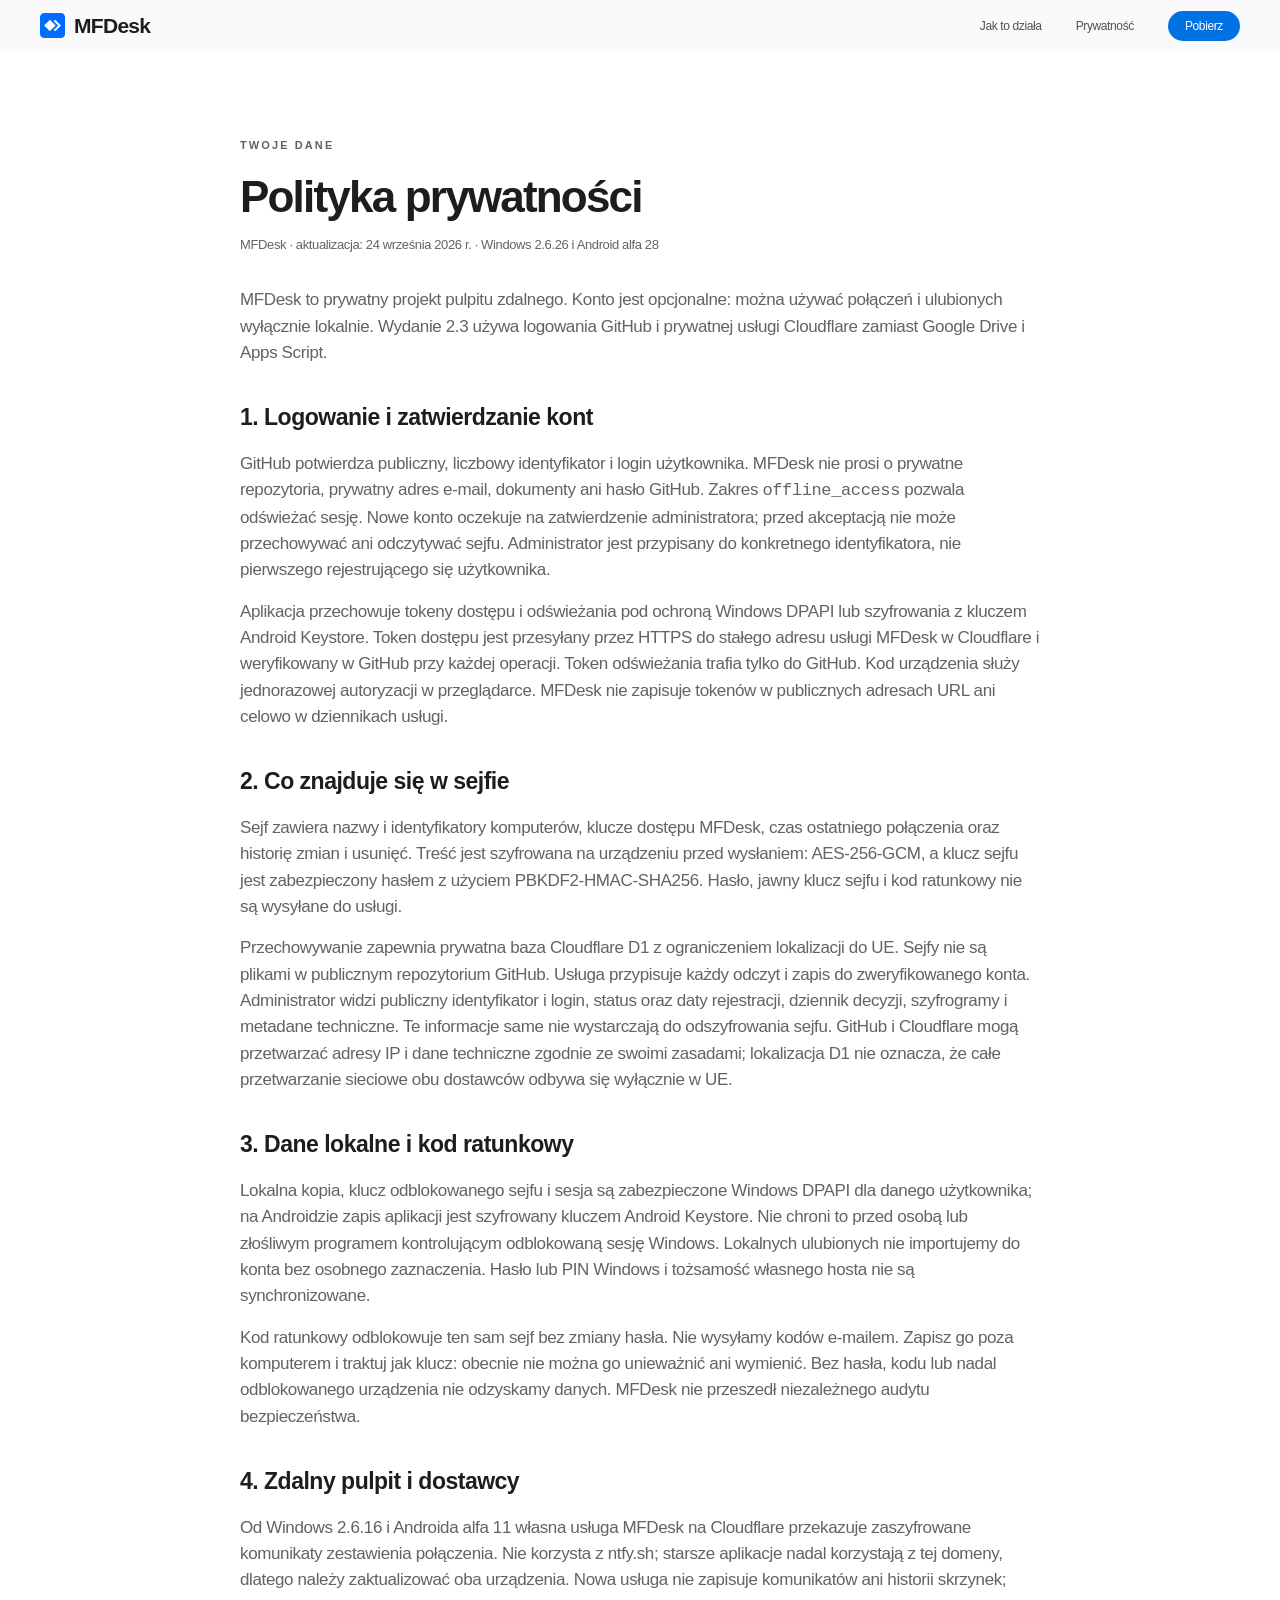
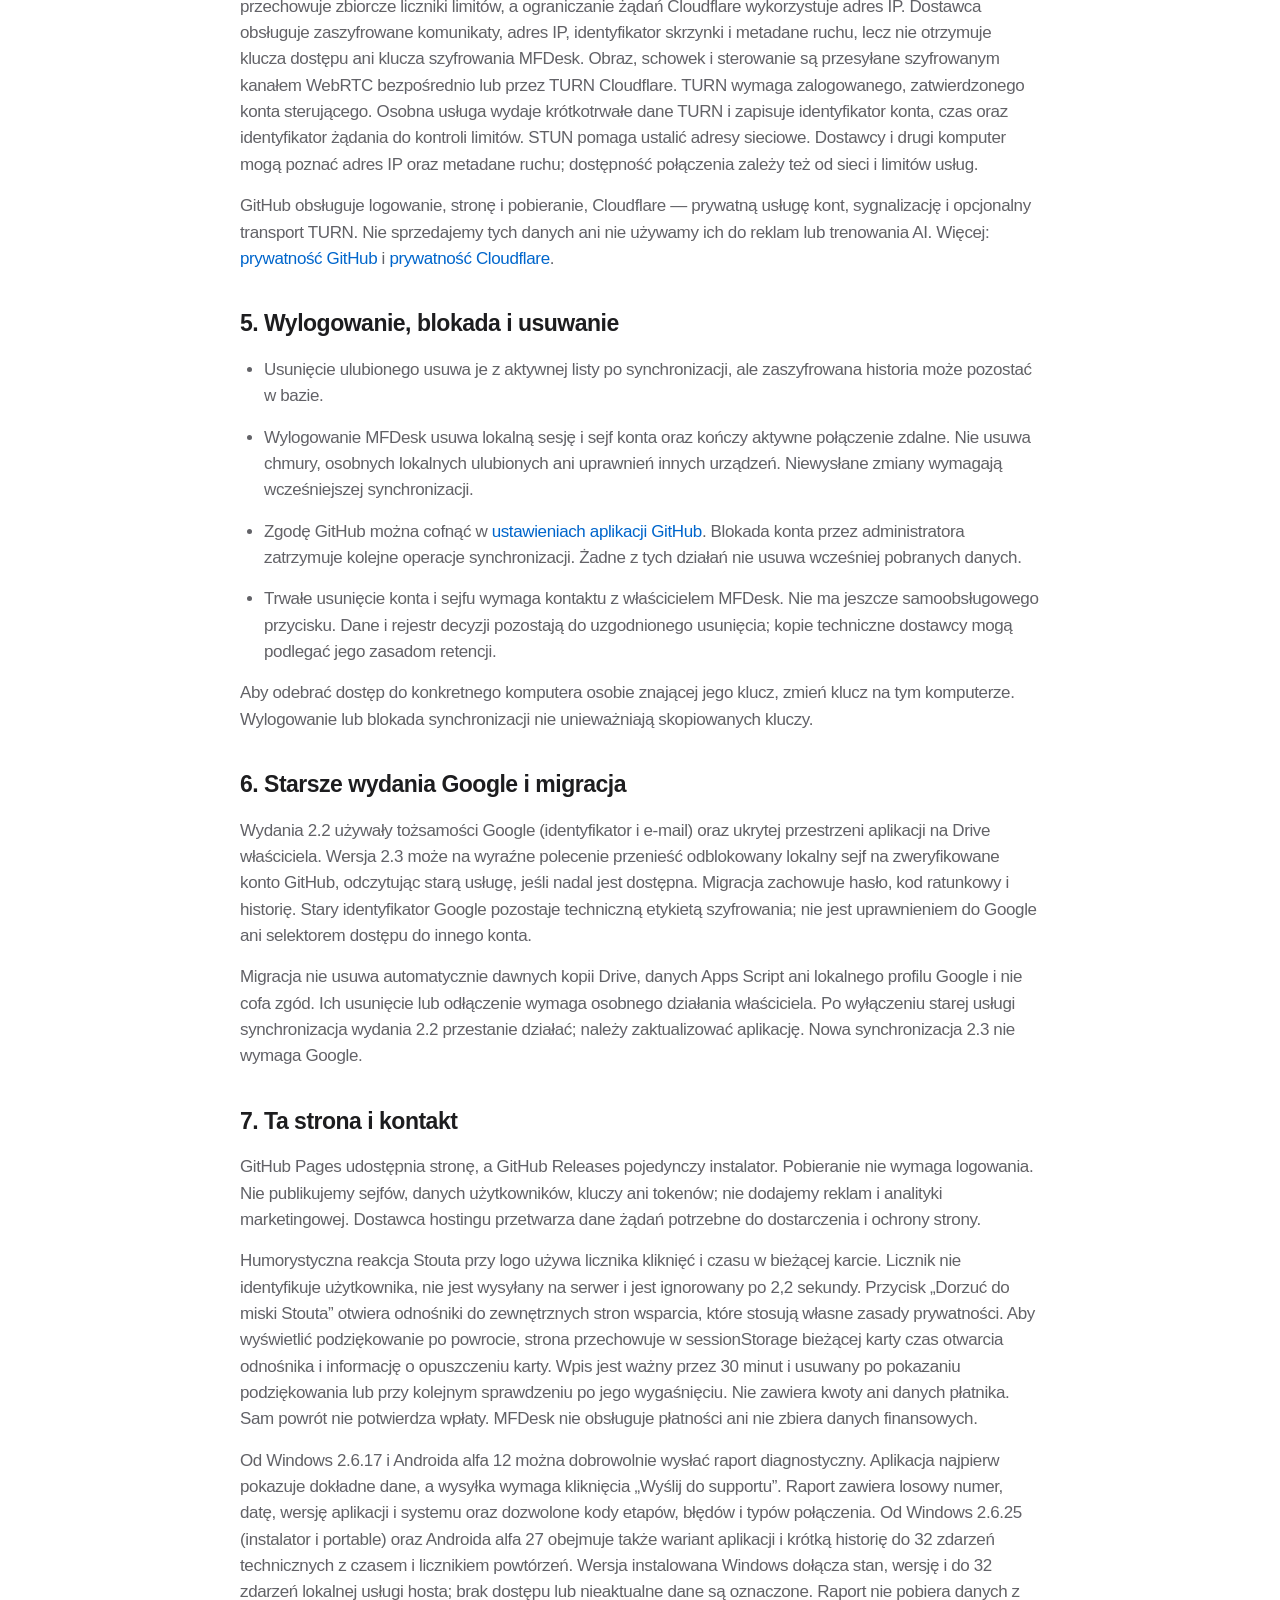
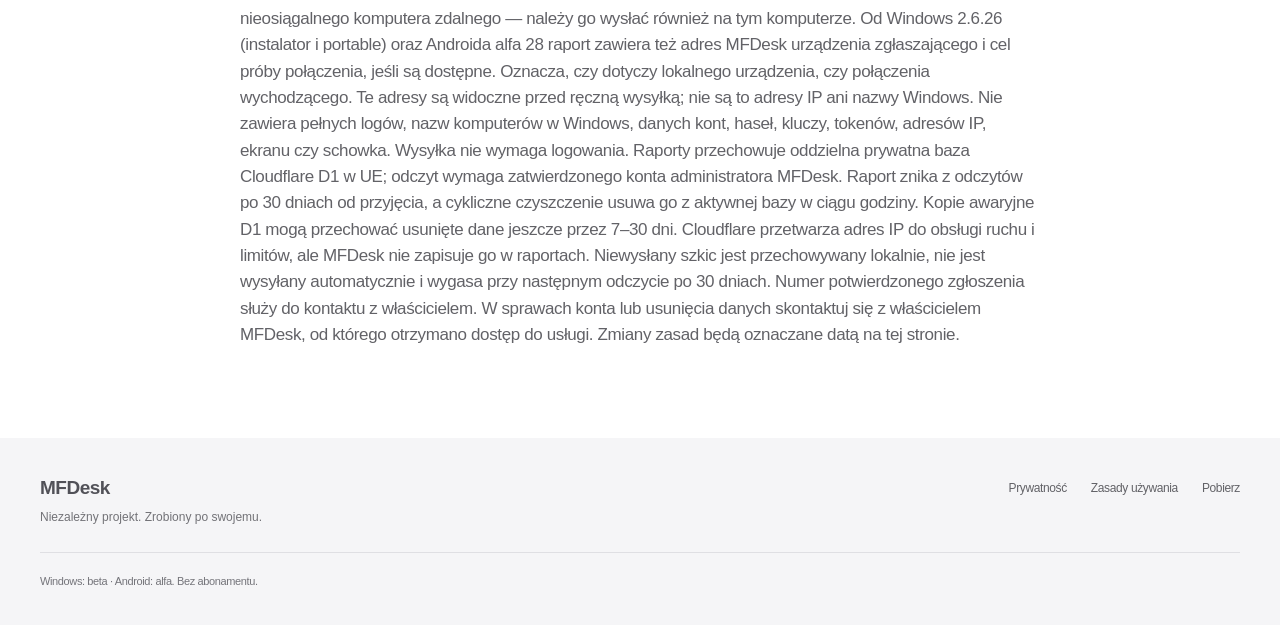
<file: privacy/index.html>
<!DOCTYPE html><html lang="pl"><head><meta charSet="utf-8"/><meta name="viewport" content="width=device-width, initial-scale=1"/><link rel="stylesheet" href="/_next/static/css/index.p6WvNbWk.css" data-rsc-css-href="/_next/static/css/index.p6WvNbWk.css" data-precedence="vite-rsc/importer-resources"/><link rel="modulepreload" fetchPriority="low" href="/_next/static/chunks/index-CNGZxfrT.js"/><script src="/_next/static/chunks/rolldown-runtime-C60lm6uB.js" type="module" async=""></script><script src="/_next/static/chunks/framework-D_rUT4EX.js" type="module" async=""></script><link rel="modulepreload" href="/_next/static/chunks/layout-segment-context-EGFDVGFW.js" crossorigin=""/><link rel="modulepreload" href="/_next/static/chunks/brand-logo-CJ5cJ9ZG.js" crossorigin=""/><link rel="modulepreload" href="/_next/static/chunks/dialog-C5rsB-VZ.js" crossorigin=""/><link rel="modulepreload" href="/_next/static/chunks/createLucideIcon-D7hhdOL8.js" crossorigin=""/><link rel="modulepreload" href="/_next/static/chunks/Icon-DfgLFBrD.js" crossorigin=""/><title>Polityka prywatności | MFDesk</title><meta name="description" content="Logowanie GitHub, prywatne sejfy Cloudflare i zasady ochrony danych MFDesk."/><meta property="og:title" content="Polityka prywatności | MFDesk"/><meta property="og:description" content="Logowanie GitHub, prywatne sejfy Cloudflare i zasady ochrony danych MFDesk."/><meta name="twitter:card" content="summary"/><meta name="twitter:title" content="Polityka prywatności | MFDesk"/><meta name="twitter:description" content="Logowanie GitHub, prywatne sejfy Cloudflare i zasady ochrony danych MFDesk."/><link rel="icon" href="/mfdesk.png"/><script>Object.assign(((self[Symbol.for("vinext.navigationRuntime")]??={bootstrap:{routeManifest:null},functions:{}}).bootstrap.rsc??={rsc:[]}),{params:{},nav:{"pathname":"/privacy","searchParams":[]}})</script><link rel="modulepreload" href="/_next/static/chunks/index-CNGZxfrT.js" />
</head><body><a class="skip" href="#content">Przejdź do treści</a><header class="site-header"><div class="header-inner wrap"><a class="brand" href="/"><img src="/mfdesk.png" width="43" height="43" alt=""/>MFDesk</a><nav aria-label="Menu główne"><a href="/#pokaz">Jak to działa</a><a href="/privacy/">Prywatność</a><a class="nav-download" href="/#pobierz">Pobierz</a></nav></div></header><main id="content" class="legal wrap"><p class="eyebrow">TWOJE DANE</p><h1>Polityka prywatności</h1><p class="updated">MFDesk · aktualizacja: 24 września 2026 r. · Windows 2.6.26 i Android alfa 28</p><p>MFDesk to prywatny projekt pulpitu zdalnego. Konto jest opcjonalne: można używać połączeń i ulubionych wyłącznie lokalnie. Wydanie 2.3 używa logowania GitHub i prywatnej usługi Cloudflare zamiast Google Drive i Apps Script.</p><h2>1. Logowanie i zatwierdzanie kont</h2><p>GitHub potwierdza publiczny, liczbowy identyfikator i login użytkownika. MFDesk nie prosi o prywatne repozytoria, prywatny adres e-mail, dokumenty ani hasło GitHub. Zakres <code>offline_access</code> pozwala odświeżać sesję. Nowe konto oczekuje na zatwierdzenie administratora; przed akceptacją nie może przechowywać ani odczytywać sejfu. Administrator jest przypisany do konkretnego identyfikatora, nie pierwszego rejestrującego się użytkownika.</p><p>Aplikacja przechowuje tokeny dostępu i odświeżania pod ochroną Windows DPAPI lub szyfrowania z kluczem Android Keystore. Token dostępu jest przesyłany przez HTTPS do stałego adresu usługi MFDesk w Cloudflare i weryfikowany w GitHub przy każdej operacji. Token odświeżania trafia tylko do GitHub. Kod urządzenia służy jednorazowej autoryzacji w przeglądarce. MFDesk nie zapisuje tokenów w publicznych adresach URL ani celowo w dziennikach usługi.</p><h2>2. Co znajduje się w sejfie</h2><p>Sejf zawiera nazwy i identyfikatory komputerów, klucze dostępu MFDesk, czas ostatniego połączenia oraz historię zmian i usunięć. Treść jest szyfrowana na urządzeniu przed wysłaniem: AES-256-GCM, a klucz sejfu jest zabezpieczony hasłem z użyciem PBKDF2-HMAC-SHA256. Hasło, jawny klucz sejfu i kod ratunkowy nie są wysyłane do usługi.</p><p>Przechowywanie zapewnia prywatna baza Cloudflare D1 z ograniczeniem lokalizacji do UE. Sejfy nie są plikami w publicznym repozytorium GitHub. Usługa przypisuje każdy odczyt i zapis do zweryfikowanego konta. Administrator widzi publiczny identyfikator i login, status oraz daty rejestracji, dziennik decyzji, szyfrogramy i metadane techniczne. Te informacje same nie wystarczają do odszyfrowania sejfu. GitHub i Cloudflare mogą przetwarzać adresy IP i dane techniczne zgodnie ze swoimi zasadami; lokalizacja D1 nie oznacza, że całe przetwarzanie sieciowe obu dostawców odbywa się wyłącznie w UE.</p><h2>3. Dane lokalne i kod ratunkowy</h2><p>Lokalna kopia, klucz odblokowanego sejfu i sesja są zabezpieczone Windows DPAPI dla danego użytkownika; na Androidzie zapis aplikacji jest szyfrowany kluczem Android Keystore. Nie chroni to przed osobą lub złośliwym programem kontrolującym odblokowaną sesję Windows. Lokalnych ulubionych nie importujemy do konta bez osobnego zaznaczenia. Hasło lub PIN Windows i tożsamość własnego hosta nie są synchronizowane.</p><p>Kod ratunkowy odblokowuje ten sam sejf bez zmiany hasła. Nie wysyłamy kodów e-mailem. Zapisz go poza komputerem i traktuj jak klucz: obecnie nie można go unieważnić ani wymienić. Bez hasła, kodu lub nadal odblokowanego urządzenia nie odzyskamy danych. MFDesk nie przeszedł niezależnego audytu bezpieczeństwa.</p><h2>4. Zdalny pulpit i dostawcy</h2><p>Od Windows 2.6.16 i Androida alfa 11 własna usługa MFDesk na Cloudflare przekazuje zaszyfrowane komunikaty zestawienia połączenia. Nie korzysta z ntfy.sh; starsze aplikacje nadal korzystają z tej domeny, dlatego należy zaktualizować oba urządzenia. Nowa usługa nie zapisuje komunikatów ani historii skrzynek; przechowuje zbiorcze liczniki limitów, a ograniczanie żądań Cloudflare wykorzystuje adres IP. Dostawca obsługuje zaszyfrowane komunikaty, adres IP, identyfikator skrzynki i metadane ruchu, lecz nie otrzymuje klucza dostępu ani klucza szyfrowania MFDesk. Obraz, schowek i sterowanie są przesyłane szyfrowanym kanałem WebRTC bezpośrednio lub przez TURN Cloudflare. TURN wymaga zalogowanego, zatwierdzonego konta sterującego. Osobna usługa wydaje krótkotrwałe dane TURN i zapisuje identyfikator konta, czas oraz identyfikator żądania do kontroli limitów. STUN pomaga ustalić adresy sieciowe. Dostawcy i drugi komputer mogą poznać adres IP oraz metadane ruchu; dostępność połączenia zależy też od sieci i limitów usług.</p><p>GitHub obsługuje logowanie, stronę i pobieranie, Cloudflare — prywatną usługę kont, sygnalizację i opcjonalny transport TURN. Nie sprzedajemy tych danych ani nie używamy ich do reklam lub trenowania AI. Więcej: <a href="https://docs.github.com/en/site-policy/privacy-policies/github-general-privacy-statement">prywatność GitHub</a> i <a href="https://www.cloudflare.com/privacypolicy/">prywatność Cloudflare</a>.</p><h2>5. Wylogowanie, blokada i usuwanie</h2><ul><li>Usunięcie ulubionego usuwa je z aktywnej listy po synchronizacji, ale zaszyfrowana historia może pozostać w bazie.</li><li>Wylogowanie MFDesk usuwa lokalną sesję i sejf konta oraz kończy aktywne połączenie zdalne. Nie usuwa chmury, osobnych lokalnych ulubionych ani uprawnień innych urządzeń. Niewysłane zmiany wymagają wcześniejszej synchronizacji.</li><li>Zgodę GitHub można cofnąć w <a href="https://github.com/settings/applications">ustawieniach aplikacji GitHub</a>. Blokada konta przez administratora zatrzymuje kolejne operacje synchronizacji. Żadne z tych działań nie usuwa wcześniej pobranych danych.</li><li>Trwałe usunięcie konta i sejfu wymaga kontaktu z właścicielem MFDesk. Nie ma jeszcze samoobsługowego przycisku. Dane i rejestr decyzji pozostają do uzgodnionego usunięcia; kopie techniczne dostawcy mogą podlegać jego zasadom retencji.</li></ul><p>Aby odebrać dostęp do konkretnego komputera osobie znającej jego klucz, zmień klucz na tym komputerze. Wylogowanie lub blokada synchronizacji nie unieważniają skopiowanych kluczy.</p><h2>6. Starsze wydania Google i migracja</h2><p>Wydania 2.2 używały tożsamości Google (identyfikator i e-mail) oraz ukrytej przestrzeni aplikacji na Drive właściciela. Wersja 2.3 może na wyraźne polecenie przenieść odblokowany lokalny sejf na zweryfikowane konto GitHub, odczytując starą usługę, jeśli nadal jest dostępna. Migracja zachowuje hasło, kod ratunkowy i historię. Stary identyfikator Google pozostaje techniczną etykietą szyfrowania; nie jest uprawnieniem do Google ani selektorem dostępu do innego konta.</p><p>Migracja nie usuwa automatycznie dawnych kopii Drive, danych Apps Script ani lokalnego profilu Google i nie cofa zgód. Ich usunięcie lub odłączenie wymaga osobnego działania właściciela. Po wyłączeniu starej usługi synchronizacja wydania 2.2 przestanie działać; należy zaktualizować aplikację. Nowa synchronizacja 2.3 nie wymaga Google.</p><h2>7. Ta strona i kontakt</h2><p>GitHub Pages udostępnia stronę, a GitHub Releases pojedynczy instalator. Pobieranie nie wymaga logowania. Nie publikujemy sejfów, danych użytkowników, kluczy ani tokenów; nie dodajemy reklam i analityki marketingowej. Dostawca hostingu przetwarza dane żądań potrzebne do dostarczenia i ochrony strony.</p><p>Humorystyczna reakcja Stouta przy logo używa licznika kliknięć i czasu w bieżącej karcie. Licznik nie identyfikuje użytkownika, nie jest wysyłany na serwer i jest ignorowany po 2,2 sekundy. Przycisk „Dorzuć do miski Stouta” otwiera odnośniki do zewnętrznych stron wsparcia, które stosują własne zasady prywatności. Aby wyświetlić podziękowanie po powrocie, strona przechowuje w sessionStorage bieżącej karty czas otwarcia odnośnika i informację o opuszczeniu karty. Wpis jest ważny przez 30 minut i usuwany po pokazaniu podziękowania lub przy kolejnym sprawdzeniu po jego wygaśnięciu. Nie zawiera kwoty ani danych płatnika. Sam powrót nie potwierdza wpłaty. MFDesk nie obsługuje płatności ani nie zbiera danych finansowych.</p><p>Od Windows 2.6.17 i Androida alfa 12 można dobrowolnie wysłać raport diagnostyczny. Aplikacja najpierw pokazuje dokładne dane, a wysyłka wymaga kliknięcia „Wyślij do supportu”. Raport zawiera losowy numer, datę, wersję aplikacji i systemu oraz dozwolone kody etapów, błędów i typów połączenia. Od Windows 2.6.25 (instalator i portable) oraz Androida alfa 27 obejmuje także wariant aplikacji i krótką historię do 32 zdarzeń technicznych z czasem i licznikiem powtórzeń. Wersja instalowana Windows dołącza stan, wersję i do 32 zdarzeń lokalnej usługi hosta; brak dostępu lub nieaktualne dane są oznaczone. Raport nie pobiera danych z nieosiągalnego komputera zdalnego — należy go wysłać również na tym komputerze. Od Windows 2.6.26 (instalator i portable) oraz Androida alfa 28 raport zawiera też adres MFDesk urządzenia zgłaszającego i cel próby połączenia, jeśli są dostępne. Oznacza, czy dotyczy lokalnego urządzenia, czy połączenia wychodzącego. Te adresy są widoczne przed ręczną wysyłką; nie są to adresy IP ani nazwy Windows. Nie zawiera pełnych logów, nazw komputerów w Windows, danych kont, haseł, kluczy, tokenów, adresów IP, ekranu czy schowka. Wysyłka nie wymaga logowania. Raporty przechowuje oddzielna prywatna baza Cloudflare D1 w UE; odczyt wymaga zatwierdzonego konta administratora MFDesk. Raport znika z odczytów po 30 dniach od przyjęcia, a cykliczne czyszczenie usuwa go z aktywnej bazy w ciągu godziny. Kopie awaryjne D1 mogą przechować usunięte dane jeszcze przez 7–30 dni. Cloudflare przetwarza adres IP do obsługi ruchu i limitów, ale MFDesk nie zapisuje go w raportach. Niewysłany szkic jest przechowywany lokalnie, nie jest wysyłany automatycznie i wygasa przy następnym odczycie po 30 dniach. Numer potwierdzonego zgłoszenia służy do kontaktu z właścicielem. W sprawach konta lub usunięcia danych skontaktuj się z właścicielem MFDesk, od którego otrzymano dostęp do usługi. Zmiany zasad będą oznaczane datą na tej stronie.</p></main><footer><div class="footer-inner wrap"><div class="footer-brand">MFDesk<span>Niezależny projekt. Zrobiony po swojemu.</span></div><div class="footer-links"><a href="/privacy/">Prywatność</a><a href="/terms/">Zasady używania</a><a href="/#pobierz">Pobierz</a></div><p>Windows: beta · Android: alfa. Bez abonamentu.</p></div></footer><script type="module" src="/_next/static/chunks/index-CNGZxfrT.js" id="_R_" async=""></script><script>((self[Symbol.for("vinext.navigationRuntime")]??={bootstrap:{routeManifest:null},functions:{}}).bootstrap.rsc??={rsc:[]}).rsc.push("0:{\"page:/privacy\":\"$L1\",\"layout:/\":\"$L2\",\"route:/privacy\":\"$L3\",\"__route\":\"route:/privacy\",\"__interceptionContext\":null,\"__layoutIds\":[\"layout:/\"],\"__rootLayout\":\"/\",\"__bfcacheSegmentIdentities\":{\"layout:/\":\"[\\\"layout\\\",\\\"layout:/\\\",\\\"root-boundary:/\\\",\\\"\\\"]\",\"page:/privacy\":\"[\\\"page\\\",\\\"page:/privacy\\\",\\\"root-boundary:/\\\",\\\"[\\\\\\\"privacy\\\\\\\"]\\\"]\"},\"__srcPage\":[\"privacy\",\"page\"],\"__layoutFlags\":{\"layout:/\":\"s\"},\"__artifactCompatibility\":{\"schemaVersion\":1,\"graphVersion\":\"app-route-graph:cafd66b895952518\",\"deploymentVersion\":\"4b482a97-71c3-4eae-9f3c-3f9a67c90bca\",\"appElementsSchemaVersion\":1,\"rscPayloadSchemaVersion\":1,\"rootBoundaryId\":\"/\",\"renderEpoch\":null}}\n")</script><script>((self[Symbol.for("vinext.navigationRuntime")]??={bootstrap:{routeManifest:null},functions:{}}).bootstrap.rsc??={rsc:[]}).rsc.push("4:I[\"f672c007af10\",[],\"BrandLogo\",1]\n")</script><script>((self[Symbol.for("vinext.navigationRuntime")]??={bootstrap:{routeManifest:null},functions:{}}).bootstrap.rsc??={rsc:[]}).rsc.push("5:I[\"cbf257e34144\",[],\"Children\",1]\n")</script><script>((self[Symbol.for("vinext.navigationRuntime")]??={bootstrap:{routeManifest:null},functions:{}}).bootstrap.rsc??={rsc:[]}).rsc.push("6:I[\"a3c9f3c4d13c\",[],\"GlobalErrorBoundary\",1]\n")</script><script>((self[Symbol.for("vinext.navigationRuntime")]??={bootstrap:{routeManifest:null},functions:{}}).bootstrap.rsc??={rsc:[]}).rsc.push("7:I[\"fb3231adb96d\",[],\"default\",1]\n")</script><script>((self[Symbol.for("vinext.navigationRuntime")]??={bootstrap:{routeManifest:null},functions:{}}).bootstrap.rsc??={rsc:[]}).rsc.push("8:I[\"a3c9f3c4d13c\",[],\"ErrorBoundary\",1]\n")</script><script>((self[Symbol.for("vinext.navigationRuntime")]??={bootstrap:{routeManifest:null},functions:{}}).bootstrap.rsc??={rsc:[]}).rsc.push("9:I[\"caf66367e8dd\",[],\"LayoutSegmentProvider\",1]\n")</script><script>((self[Symbol.for("vinext.navigationRuntime")]??={bootstrap:{routeManifest:null},functions:{}}).bootstrap.rsc??={rsc:[]}).rsc.push("a:I[\"cbf257e34144\",[],\"Slot\",1]\n")</script><script>((self[Symbol.for("vinext.navigationRuntime")]??={bootstrap:{routeManifest:null},functions:{}}).bootstrap.rsc??={rsc:[]}).rsc.push("b:I[\"a3c9f3c4d13c\",[],\"NotFoundBoundary\",1]\n")</script><script>((self[Symbol.for("vinext.navigationRuntime")]??={bootstrap:{routeManifest:null},functions:{}}).bootstrap.rsc??={rsc:[]}).rsc.push("c:I[\"3a29bbfba6d5\",[],\"AppRouterScrollTarget\",1]\n")</script><script>((self[Symbol.for("vinext.navigationRuntime")]??={bootstrap:{routeManifest:null},functions:{}}).bootstrap.rsc??={rsc:[]}).rsc.push("d:I[\"a3c9f3c4d13c\",[],\"RedirectBoundary\",1]\n")</script><script>((self[Symbol.for("vinext.navigationRuntime")]??={bootstrap:{routeManifest:null},functions:{}}).bootstrap.rsc??={rsc:[]}).rsc.push(":HL[\"/_next/static/css/index.p6WvNbWk.css\",\"style\"     ]\n")</script><script>((self[Symbol.for("vinext.navigationRuntime")]??={bootstrap:{routeManifest:null},functions:{}}).bootstrap.rsc??={rsc:[]}).rsc.push("2:[[[\"$\",\"link\",\"css:/_next/static/css/index.p6WvNbWk.css\",{\"rel\":\"stylesheet\",\"precedence\":\"vite-rsc/importer-resources\",\"href\":\"/_next/static/css/index.p6WvNbWk.css\",\"data-rsc-css-href\":\"/_next/static/css/index.p6WvNbWk.css\"}],\"$undefined\"],[\"$\",\"html\",null,{\"lang\":\"pl\",\"children\":[\"$\",\"body\",null,{\"children\":[[\"$\",\"a\",null,{\"className\":\"skip\",\"href\":\"#content\",\"children\":\"Przejdź do treści\"}],[\"$\",\"header\",null,{\"className\":\"site-header\",\"children\":[\"$\",\"div\",null,{\"className\":\"header-inner wrap\",\"children\":[[\"$\",\"$L4\",null,{}],[\"$\",\"nav\",null,{\"aria-label\":\"Menu główne\",\"children\":[[\"$\",\"a\",null,{\"href\":\"/#pokaz\",\"children\":\"Jak to działa\"}],[\"$\",\"a\",null,{\"href\":\"/privacy/\",\"children\":\"Prywatność\"}],[\"$\",\"a\",null,{\"className\":\"nav-download\",\"href\":\"/#pobierz\",\"children\":\"Pobierz\"}]]}]]}]}],[\"$\",\"$L5\",null,{}],[\"$\",\"footer\",null,{\"children\":[\"$\",\"div\",null,{\"className\":\"footer-inner wrap\",\"children\":[[\"$\",\"div\",null,{\"className\":\"footer-brand\",\"children\":[\"MFDesk\",[\"$\",\"span\",null,{\"children\":\"Niezależny projekt. Zrobiony po swojemu.\"}]]}],[\"$\",\"div\",null,{\"className\":\"footer-links\",\"children\":[[\"$\",\"a\",null,{\"href\":\"/privacy/\",\"children\":\"Prywatność\"}],[\"$\",\"a\",null,{\"href\":\"/terms/\",\"children\":\"Zasady używania\"}],[\"$\",\"a\",null,{\"href\":\"/#pobierz\",\"children\":\"Pobierz\"}]]}],[\"$\",\"p\",null,{\"children\":\"Windows: beta · Android: alfa. Bez abonamentu.\"}]]}]}]]}]}]]\n")</script><script>((self[Symbol.for("vinext.navigationRuntime")]??={bootstrap:{routeManifest:null},functions:{}}).bootstrap.rsc??={rsc:[]}).rsc.push("3:[[[\"$\",\"meta\",null,{\"charSet\":\"utf-8\"}],[[\"$\",\"title\",\"0\",{\"children\":\"Polityka prywatności | MFDesk\"}],[\"$\",\"meta\",\"1\",{\"name\":\"description\",\"content\":\"Logowanie GitHub, prywatne sejfy Cloudflare i zasady ochrony danych MFDesk.\"}],[\"$\",\"meta\",\"2\",{\"property\":\"og:title\",\"content\":\"Polityka prywatności | MFDesk\"}],[\"$\",\"meta\",\"3\",{\"property\":\"og:description\",\"content\":\"Logowanie GitHub, prywatne sejfy Cloudflare i zasady ochrony danych MFDesk.\"}],[\"$\",\"meta\",\"4\",{\"name\":\"twitter:card\",\"content\":\"summary\"}],[\"$\",\"meta\",\"5\",{\"name\":\"twitter:title\",\"content\":\"Polityka prywatności | MFDesk\"}],[\"$\",\"meta\",\"6\",{\"name\":\"twitter:description\",\"content\":\"Logowanie GitHub, prywatne sejfy Cloudflare i zasady ochrony danych MFDesk.\"}],[\"$\",\"link\",\"7\",{\"data-vinext-streamed-icon\":\"$undefined\",\"rel\":\"icon\",\"href\":\"/mfdesk.png\",\"type\":\"$undefined\",\"sizes\":\"$undefined\",\"color\":\"$undefined\",\"media\":\"$undefined\",\"fetchPriority\":\"$undefined\"}]],[[\"$\",\"meta\",\"0\",{\"name\":\"viewport\",\"content\":\"width=device-width, initial-scale=1\"}]]],[\"$\",\"$L6\",null,{\"fallback\":\"$7\",\"children\":[\"$\",\"$L8\",null,{\"fallback\":\"$7\",\"children\":[\"$\",\"$L9\",null,{\"providerId\":\"layout:/\",\"segmentMap\":{\"children\":[\"privacy\"]},\"children\":[\"$\",\"$La\",null,{\"id\":\"layout:/\",\"parallelSlots\":\"$undefined\",\"children\":[\"$\",\"$Lb\",null,{\"resetKey\":\"privacy\",\"fallback\":[[\"$\",\"title\",null,{\"children\":\"404: This page could not be found.\"}],[\"$\",\"div\",null,{\"style\":{\"fontFamily\":\"system-ui,\\\"Segoe UI\\\",Roboto,Helvetica,Arial,sans-serif,\\\"Apple Color Emoji\\\",\\\"Segoe UI Emoji\\\"\",\"height\":\"100vh\",\"textAlign\":\"center\",\"display\":\"flex\",\"flexDirection\":\"column\",\"alignItems\":\"center\",\"justifyContent\":\"center\"},\"children\":[\"$\",\"div\",null,{\"children\":[[\"$\",\"style\",null,{\"dangerouslySetInnerHTML\":{\"__html\":\"body{color:#000;background:#fff;margin:0}.next-error-h1{border-right:1px solid rgba(0,0,0,.3)}@media (prefers-color-scheme:dark){body{color:#fff;background:#000}.next-error-h1{border-right:1px solid rgba(255,255,255,.3)}}\"}}],[\"$\",\"h1\",null,{\"className\":\"next-error-h1\",\"style\":{\"display\":\"inline-block\",\"margin\":\"0 20px 0 0\",\"padding\":\"0 23px 0 0\",\"fontSize\":24,\"fontWeight\":500,\"verticalAlign\":\"top\",\"lineHeight\":\"49px\"},\"children\":404}],[\"$\",\"div\",null,{\"style\":{\"display\":\"inline-block\"},\"children\":[\"$\",\"h2\",null,{\"style\":{\"fontSize\":14,\"fontWeight\":400,\"lineHeight\":\"49px\",\"margin\":0},\"children\":\"This page could not be found.\"}]}]]}]}]],\"children\":[\"$\",\"$Lc\",null,{\"children\":[\"$\",\"$Ld\",null,{\"children\":[[\"$\",\"$L9\",null,{\"providerId\":\"page:/privacy\",\"segmentMap\":{\"children\":[\"__PAGE__\"]},\"children\":[\"$\",\"$La\",null,{\"id\":\"page:/privacy\"}]}],null]}]}]}]}]}]}]}],null,null]\n")</script><script>((self[Symbol.for("vinext.navigationRuntime")]??={bootstrap:{routeManifest:null},functions:{}}).bootstrap.rsc??={rsc:[]}).rsc.push("1:[\"$\",\"main\",null,{\"id\":\"content\",\"className\":\"legal wrap\",\"children\":[[\"$\",\"p\",null,{\"className\":\"eyebrow\",\"children\":\"TWOJE DANE\"}],[\"$\",\"h1\",null,{\"children\":\"Polityka prywatności\"}],[\"$\",\"p\",null,{\"className\":\"updated\",\"children\":\"MFDesk · aktualizacja: 24 września 2026 r. · Windows 2.6.26 i Android alfa 28\"}],[\"$\",\"p\",null,{\"children\":\"MFDesk to prywatny projekt pulpitu zdalnego. Konto jest opcjonalne: można używać połączeń i ulubionych wyłącznie lokalnie. Wydanie 2.3 używa logowania GitHub i prywatnej usługi Cloudflare zamiast Google Drive i Apps Script.\"}],[\"$\",\"h2\",null,{\"children\":\"1. Logowanie i zatwierdzanie kont\"}],[\"$\",\"p\",null,{\"children\":[\"GitHub potwierdza publiczny, liczbowy identyfikator i login użytkownika. MFDesk nie prosi o prywatne repozytoria, prywatny adres e-mail, dokumenty ani hasło GitHub. Zakres \",[\"$\",\"code\",null,{\"children\":\"offline_access\"}],\" pozwala odświeżać sesję. Nowe konto oczekuje na zatwierdzenie administratora; przed akceptacją nie może przechowywać ani odczytywać sejfu. Administrator jest przypisany do konkretnego identyfikatora, nie pierwszego rejestrującego się użytkownika.\"]}],[\"$\",\"p\",null,{\"children\":\"Aplikacja przechowuje tokeny dostępu i odświeżania pod ochroną Windows DPAPI lub szyfrowania z kluczem Android Keystore. Token dostępu jest przesyłany przez HTTPS do stałego adresu usługi MFDesk w Cloudflare i weryfikowany w GitHub przy każdej operacji. Token odświeżania trafia tylko do GitHub. Kod urządzenia służy jednorazowej autoryzacji w przeglądarce. MFDesk nie zapisuje tokenów w publicznych adresach URL ani celowo w dziennikach usługi.\"}],[\"$\",\"h2\",null,{\"children\":\"2. Co znajduje się w sejfie\"}],[\"$\",\"p\",null,{\"children\":\"Sejf zawiera nazwy i identyfikatory komputerów, klucze dostępu MFDesk, czas ostatniego połączenia oraz historię zmian i usunięć. Treść jest szyfrowana na urządzeniu przed wysłaniem: AES-256-GCM, a klucz sejfu jest zabezpieczony hasłem z użyciem PBKDF2-HMAC-SHA256. Hasło, jawny klucz sejfu i kod ratunkowy nie są wysyłane do usługi.\"}],[\"$\",\"p\",null,{\"children\":\"Przechowywanie zapewnia prywatna baza Cloudflare D1 z ograniczeniem lokalizacji do UE. Sejfy nie są plikami w publicznym repozytorium GitHub. Usługa przypisuje każdy odczyt i zapis do zweryfikowanego konta. Administrator widzi publiczny identyfikator i login, status oraz daty rejestracji, dziennik decyzji, szyfrogramy i metadane techniczne. Te informacje same nie wystarczają do odszyfrowania sejfu. GitHub i Cloudflare mogą przetwarzać adresy IP i dane techniczne zgodnie ze swoimi zasadami; lokalizacja D1 nie oznacza, że całe przetwarzanie sieciowe obu dostawców odbywa się wyłącznie w UE.\"}],[\"$\",\"h2\",null,{\"children\":\"3. Dane lokalne i kod ratunkowy\"}],[\"$\",\"p\",null,{\"children\":\"Lokalna kopia, klucz odblokowanego sejfu i sesja są zabezpieczone Windows DPAPI dla danego użytkownika; na Androidzie zapis aplikacji jest szyfrowany kluczem Android Keystore. Nie chroni to przed osobą lub złośliwym programem kontrolującym odblokowaną sesję Windows. Lokalnych ulubionych nie importujemy do konta bez osobnego zaznaczenia. Hasło lub PIN Windows i tożsamość własnego hosta nie są synchronizowane.\"}],[\"$\",\"p\",null,{\"children\":\"Kod ratunkowy odblokowuje ten sam sejf bez zmiany hasła. Nie wysyłamy kodów e-mailem. Zapisz go poza komputerem i traktuj jak klucz: obecnie nie można go unieważnić ani wymienić. Bez hasła, kodu lub nadal odblokowanego urządzenia nie odzyskamy danych. MFDesk nie przeszedł niezależnego audytu bezpieczeństwa.\"}],[\"$\",\"h2\",null,{\"children\":\"4. Zdalny pulpit i dostawcy\"}],[\"$\",\"p\",null,{\"children\":\"Od Windows 2.6.16 i Androida alfa 11 własna usługa MFDesk na Cloudflare przekazuje zaszyfrowane komunikaty zestawienia połączenia. Nie korzysta z ntfy.sh; starsze aplikacje nadal korzystają z tej domeny, dlatego należy zaktualizować oba urządzenia. Nowa usługa nie zapisuje komunikatów ani historii skrzynek; przechowuje zbiorcze liczniki limitów, a ograniczanie żądań Cloudflare wykorzystuje adres IP. Dostawca obsługuje zaszyfrowane komunikaty, adres IP, identyfikator skrzynki i metadane ruchu, lecz nie otrzymuje klucza dostępu ani klucza szyfrowania MFDesk. Obraz, schowek i sterowanie są przesyłane szyfrowanym kanałem WebRTC bezpośrednio lub przez TURN Cloudflare. TURN wymaga zalogowanego, zatwierdzonego konta sterującego. Osobna usługa wydaje krótkotrwałe dane TURN i zapisuje identyfikator konta, czas oraz identyfikator żądania do kontroli limitów. STUN pomaga ustalić adresy sieciowe. Dostawcy i drugi komputer mogą poznać adres IP oraz metadane ruchu; dostępność połączenia zależy też od sieci i limitów usług.\"}],\"$Le\",\"$Lf\",\"$L10\",\"$L11\",\"$L12\",\"$L13\",\"$L14\",\"$L15\",\"$L16\",\"$L17\",\"$L18\"]}]\n")</script><script>((self[Symbol.for("vinext.navigationRuntime")]??={bootstrap:{routeManifest:null},functions:{}}).bootstrap.rsc??={rsc:[]}).rsc.push("e:[\"$\",\"p\",null,{\"children\":[\"GitHub obsługuje logowanie, stronę i pobieranie, Cloudflare — prywatną usługę kont, sygnalizację i opcjonalny transport TURN. Nie sprzedajemy tych danych ani nie używamy ich do reklam lub trenowania AI. Więcej: \",[\"$\",\"a\",null,{\"href\":\"https://docs.github.com/en/site-policy/privacy-policies/github-general-privacy-statement\",\"children\":\"prywatność GitHub\"}],\" i \",[\"$\",\"a\",null,{\"href\":\"https://www.cloudflare.com/privacypolicy/\",\"children\":\"prywatność Cloudflare\"}],\".\"]}]\n")</script><script>((self[Symbol.for("vinext.navigationRuntime")]??={bootstrap:{routeManifest:null},functions:{}}).bootstrap.rsc??={rsc:[]}).rsc.push("f:[\"$\",\"h2\",null,{\"children\":\"5. Wylogowanie, blokada i usuwanie\"}]\n")</script><script>((self[Symbol.for("vinext.navigationRuntime")]??={bootstrap:{routeManifest:null},functions:{}}).bootstrap.rsc??={rsc:[]}).rsc.push("10:[\"$\",\"ul\",null,{\"children\":[[\"$\",\"li\",null,{\"children\":\"Usunięcie ulubionego usuwa je z aktywnej listy po synchronizacji, ale zaszyfrowana historia może pozostać w bazie.\"}],[\"$\",\"li\",null,{\"children\":\"Wylogowanie MFDesk usuwa lokalną sesję i sejf konta oraz kończy aktywne połączenie zdalne. Nie usuwa chmury, osobnych lokalnych ulubionych ani uprawnień innych urządzeń. Niewysłane zmiany wymagają wcześniejszej synchronizacji.\"}],[\"$\",\"li\",null,{\"children\":[\"Zgodę GitHub można cofnąć w \",[\"$\",\"a\",null,{\"href\":\"https://github.com/settings/applications\",\"children\":\"ustawieniach aplikacji GitHub\"}],\". Blokada konta przez administratora zatrzymuje kolejne operacje synchronizacji. Żadne z tych działań nie usuwa wcześniej pobranych danych.\"]}],[\"$\",\"li\",null,{\"children\":\"Trwałe usunięcie konta i sejfu wymaga kontaktu z właścicielem MFDesk. Nie ma jeszcze samoobsługowego przycisku. Dane i rejestr decyzji pozostają do uzgodnionego usunięcia; kopie techniczne dostawcy mogą podlegać jego zasadom retencji.\"}]]}]\n")</script><script>((self[Symbol.for("vinext.navigationRuntime")]??={bootstrap:{routeManifest:null},functions:{}}).bootstrap.rsc??={rsc:[]}).rsc.push("11:[\"$\",\"p\",null,{\"children\":\"Aby odebrać dostęp do konkretnego komputera osobie znającej jego klucz, zmień klucz na tym komputerze. Wylogowanie lub blokada synchronizacji nie unieważniają skopiowanych kluczy.\"}]\n")</script><script>((self[Symbol.for("vinext.navigationRuntime")]??={bootstrap:{routeManifest:null},functions:{}}).bootstrap.rsc??={rsc:[]}).rsc.push("12:[\"$\",\"h2\",null,{\"children\":\"6. Starsze wydania Google i migracja\"}]\n")</script><script>((self[Symbol.for("vinext.navigationRuntime")]??={bootstrap:{routeManifest:null},functions:{}}).bootstrap.rsc??={rsc:[]}).rsc.push("13:[\"$\",\"p\",null,{\"children\":\"Wydania 2.2 używały tożsamości Google (identyfikator i e-mail) oraz ukrytej przestrzeni aplikacji na Drive właściciela. Wersja 2.3 może na wyraźne polecenie przenieść odblokowany lokalny sejf na zweryfikowane konto GitHub, odczytując starą usługę, jeśli nadal jest dostępna. Migracja zachowuje hasło, kod ratunkowy i historię. Stary identyfikator Google pozostaje techniczną etykietą szyfrowania; nie jest uprawnieniem do Google ani selektorem dostępu do innego konta.\"}]\n")</script><script>((self[Symbol.for("vinext.navigationRuntime")]??={bootstrap:{routeManifest:null},functions:{}}).bootstrap.rsc??={rsc:[]}).rsc.push("14:[\"$\",\"p\",null,{\"children\":\"Migracja nie usuwa automatycznie dawnych kopii Drive, danych Apps Script ani lokalnego profilu Google i nie cofa zgód. Ich usunięcie lub odłączenie wymaga osobnego działania właściciela. Po wyłączeniu starej usługi synchronizacja wydania 2.2 przestanie działać; należy zaktualizować aplikację. Nowa synchronizacja 2.3 nie wymaga Google.\"}]\n")</script><script>((self[Symbol.for("vinext.navigationRuntime")]??={bootstrap:{routeManifest:null},functions:{}}).bootstrap.rsc??={rsc:[]}).rsc.push("15:[\"$\",\"h2\",null,{\"children\":\"7. Ta strona i kontakt\"}]\n")</script><script>((self[Symbol.for("vinext.navigationRuntime")]??={bootstrap:{routeManifest:null},functions:{}}).bootstrap.rsc??={rsc:[]}).rsc.push("16:[\"$\",\"p\",null,{\"children\":\"GitHub Pages udostępnia stronę, a GitHub Releases pojedynczy instalator. Pobieranie nie wymaga logowania. Nie publikujemy sejfów, danych użytkowników, kluczy ani tokenów; nie dodajemy reklam i analityki marketingowej. Dostawca hostingu przetwarza dane żądań potrzebne do dostarczenia i ochrony strony.\"}]\n")</script><script>((self[Symbol.for("vinext.navigationRuntime")]??={bootstrap:{routeManifest:null},functions:{}}).bootstrap.rsc??={rsc:[]}).rsc.push("17:[\"$\",\"p\",null,{\"children\":\"Humorystyczna reakcja Stouta przy logo używa licznika kliknięć i czasu w bieżącej karcie. Licznik nie identyfikuje użytkownika, nie jest wysyłany na serwer i jest ignorowany po 2,2 sekundy. Przycisk „Dorzuć do miski Stouta” otwiera odnośniki do zewnętrznych stron wsparcia, które stosują własne zasady prywatności. Aby wyświetlić podziękowanie po powrocie, strona przechowuje w sessionStorage bieżącej karty czas otwarcia odnośnika i informację o opuszczeniu karty. Wpis jest ważny przez 30 minut i usuwany po pokazaniu podziękowania lub przy kolejnym sprawdzeniu po jego wygaśnięciu. Nie zawiera kwoty ani danych płatnika. Sam powrót nie potwierdza wpłaty. MFDesk nie obsługuje płatności ani nie zbiera danych finansowych.\"}]\n")</script><script>((self[Symbol.for("vinext.navigationRuntime")]??={bootstrap:{routeManifest:null},functions:{}}).bootstrap.rsc??={rsc:[]}).rsc.push("18:[\"$\",\"p\",null,{\"children\":\"Od Windows 2.6.17 i Androida alfa 12 można dobrowolnie wysłać raport diagnostyczny. Aplikacja najpierw pokazuje dokładne dane, a wysyłka wymaga kliknięcia „Wyślij do supportu”. Raport zawiera losowy numer, datę, wersję aplikacji i systemu oraz dozwolone kody etapów, błędów i typów połączenia. Od Windows 2.6.25 (instalator i portable) oraz Androida alfa 27 obejmuje także wariant aplikacji i krótką historię do 32 zdarzeń technicznych z czasem i licznikiem powtórzeń. Wersja instalowana Windows dołącza stan, wersję i do 32 zdarzeń lokalnej usługi hosta; brak dostępu lub nieaktualne dane są oznaczone. Raport nie pobiera danych z nieosiągalnego komputera zdalnego — należy go wysłać również na tym komputerze. Od Windows 2.6.26 (instalator i portable) oraz Androida alfa 28 raport zawiera też adres MFDesk urządzenia zgłaszającego i cel próby połączenia, jeśli są dostępne. Oznacza, czy dotyczy lokalnego urządzenia, czy połączenia wychodzącego. Te adresy są widoczne przed ręczną wysyłką; nie są to adresy IP ani nazwy Windows. Nie zawiera pełnych logów, nazw komputerów w Windows, danych kont, haseł, kluczy, tokenów, adresów IP, ekranu czy schowka. Wysyłka nie wymaga logowania. Raporty przechowuje oddzielna prywatna baza Cloudflare D1 w UE; odczyt wymaga zatwierdzonego konta administratora MFDesk. Raport znika z odczytów po 30 dniach od przyjęcia, a cykliczne czyszczenie usuwa go z aktywnej bazy w ciągu godziny. Kopie awaryjne D1 mogą przechować usunięte dane jeszcze przez 7–30 dni. Cloudflare przetwarza adres IP do obsługi ruchu i limitów, ale MFDesk nie zapisuje go w raportach. Niewysłany szkic jest przechowywany lokalnie, nie jest wysyłany automatycznie i wygasa przy następnym odczycie po 30 dniach. Numer potwierdzonego zgłoszenia służy do kontaktu z właścicielem. W sprawach konta lub usunięcia danych skontaktuj się z właścicielem MFDesk, od którego otrzymano dostęp do usługi. Zmiany zasad będą oznaczane datą na tej stronie.\"}]\n")</script><script>Object.assign(((self[Symbol.for("vinext.navigationRuntime")]??={bootstrap:{routeManifest:null},functions:{}}).bootstrap.rsc??={rsc:[]}),{"initialCacheKind":"static"});((self[Symbol.for("vinext.navigationRuntime")]??={bootstrap:{routeManifest:null},functions:{}}).bootstrap.rsc??={rsc:[]}).done=true</script></body></html>
</file>
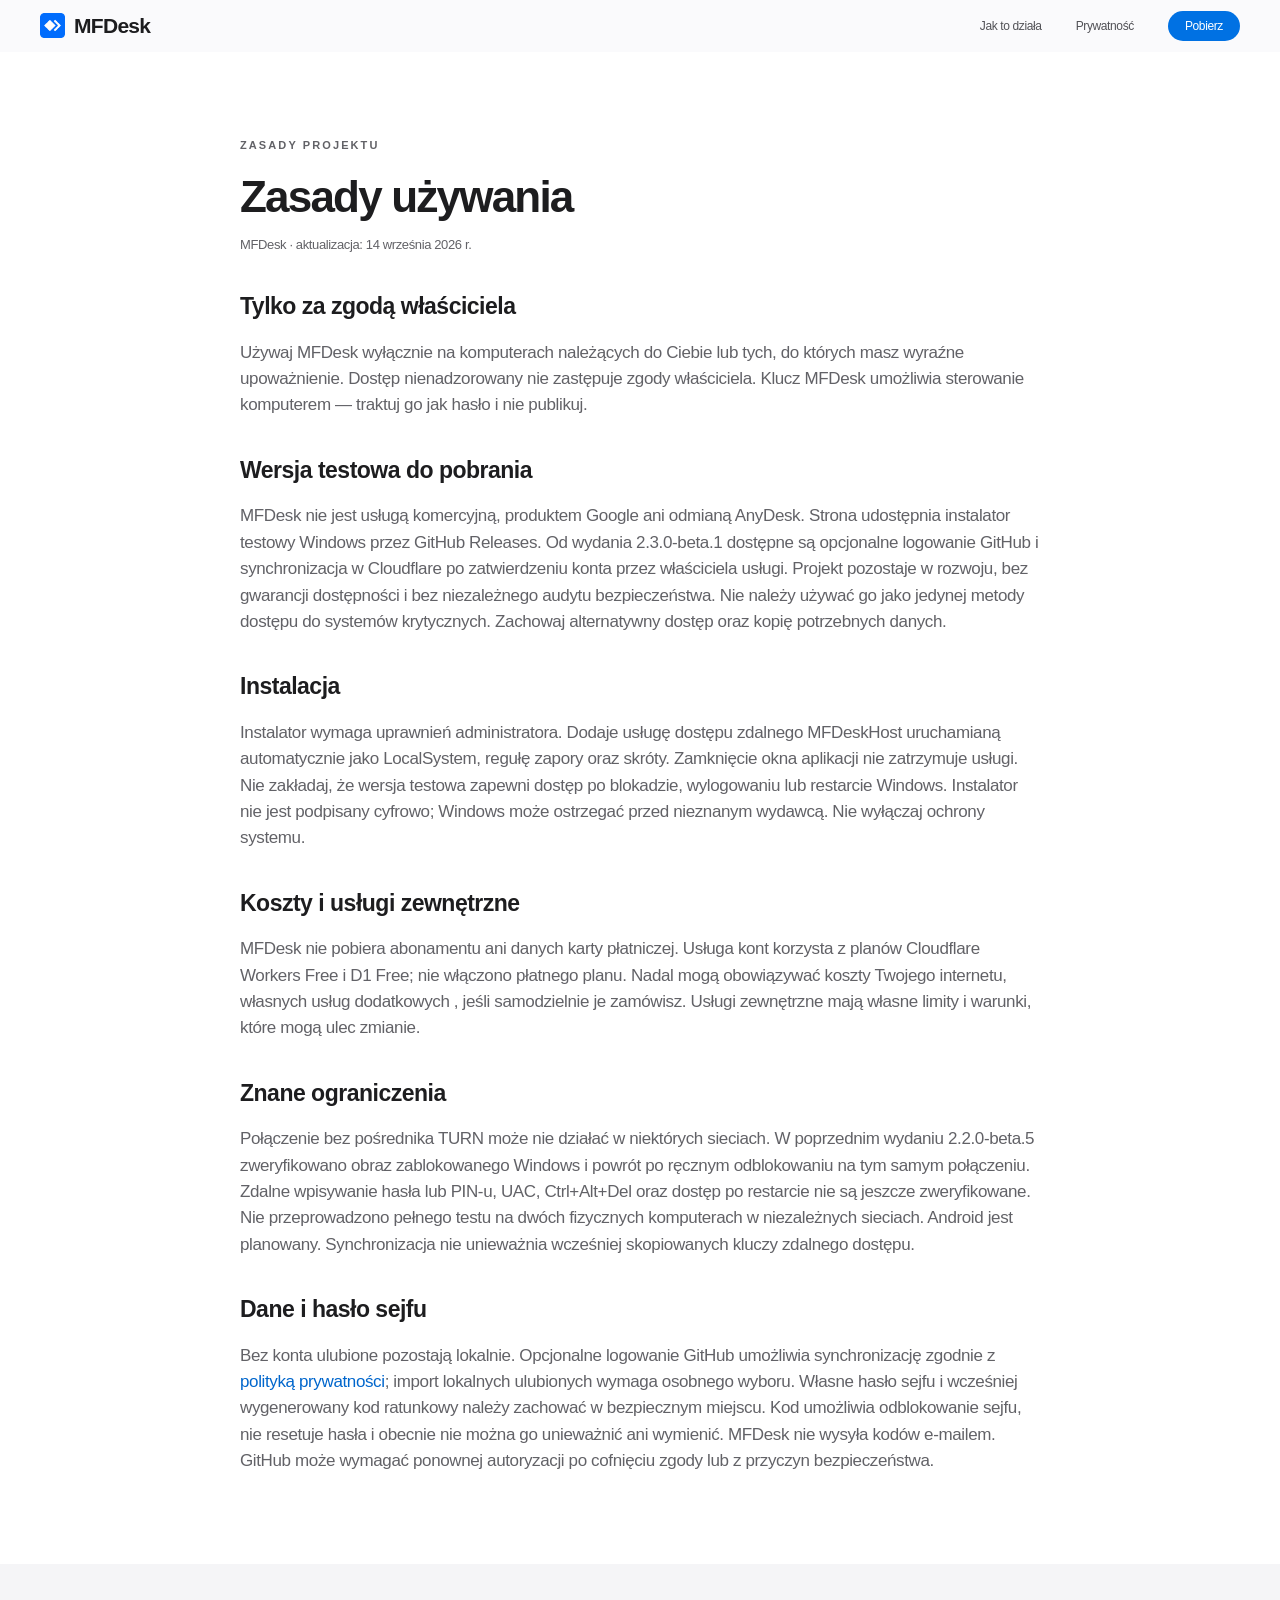
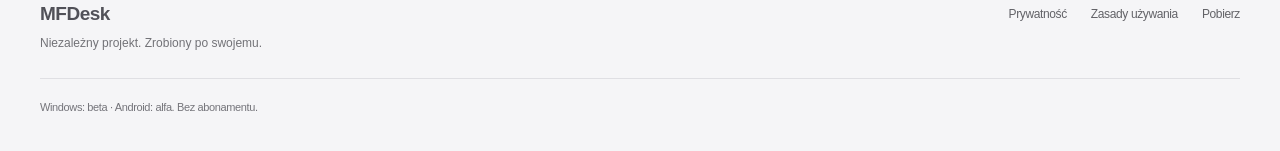
<file: terms/index.html>
<!DOCTYPE html><html lang="pl"><head><meta charSet="utf-8"/><meta name="viewport" content="width=device-width, initial-scale=1"/><link rel="stylesheet" href="/_next/static/css/index.p6WvNbWk.css" data-rsc-css-href="/_next/static/css/index.p6WvNbWk.css" data-precedence="vite-rsc/importer-resources"/><link rel="modulepreload" fetchPriority="low" href="/_next/static/chunks/index-CNGZxfrT.js"/><script src="/_next/static/chunks/rolldown-runtime-C60lm6uB.js" type="module" async=""></script><script src="/_next/static/chunks/framework-D_rUT4EX.js" type="module" async=""></script><link rel="modulepreload" href="/_next/static/chunks/layout-segment-context-EGFDVGFW.js" crossorigin=""/><link rel="modulepreload" href="/_next/static/chunks/brand-logo-CJ5cJ9ZG.js" crossorigin=""/><link rel="modulepreload" href="/_next/static/chunks/dialog-C5rsB-VZ.js" crossorigin=""/><link rel="modulepreload" href="/_next/static/chunks/createLucideIcon-D7hhdOL8.js" crossorigin=""/><link rel="modulepreload" href="/_next/static/chunks/Icon-DfgLFBrD.js" crossorigin=""/><title>Zasady używania | MFDesk</title><meta name="description" content="Informacje o prywatnym używaniu i ograniczeniach rozwojowej aplikacji MFDesk."/><meta property="og:title" content="Zasady używania | MFDesk"/><meta property="og:description" content="Informacje o prywatnym używaniu i ograniczeniach rozwojowej aplikacji MFDesk."/><meta name="twitter:card" content="summary"/><meta name="twitter:title" content="Zasady używania | MFDesk"/><meta name="twitter:description" content="Informacje o prywatnym używaniu i ograniczeniach rozwojowej aplikacji MFDesk."/><link rel="icon" href="/mfdesk.png"/><script>Object.assign(((self[Symbol.for("vinext.navigationRuntime")]??={bootstrap:{routeManifest:null},functions:{}}).bootstrap.rsc??={rsc:[]}),{params:{},nav:{"pathname":"/terms","searchParams":[]}})</script><link rel="modulepreload" href="/_next/static/chunks/index-CNGZxfrT.js" />
</head><body><a class="skip" href="#content">Przejdź do treści</a><header class="site-header"><div class="header-inner wrap"><a class="brand" href="/"><img src="/mfdesk.png" width="43" height="43" alt=""/>MFDesk</a><nav aria-label="Menu główne"><a href="/#pokaz">Jak to działa</a><a href="/privacy/">Prywatność</a><a class="nav-download" href="/#pobierz">Pobierz</a></nav></div></header><main id="content" class="legal wrap"><p class="eyebrow">ZASADY PROJEKTU</p><h1>Zasady używania</h1><p class="updated">MFDesk · aktualizacja: 14 września 2026 r.</p><h2>Tylko za zgodą właściciela</h2><p>Używaj MFDesk wyłącznie na komputerach należących do Ciebie lub tych, do których masz wyraźne upoważnienie. Dostęp nienadzorowany nie zastępuje zgody właściciela. Klucz MFDesk umożliwia sterowanie komputerem — traktuj go jak hasło i nie publikuj.</p><h2>Wersja testowa do pobrania</h2><p>MFDesk nie jest usługą komercyjną, produktem Google ani odmianą AnyDesk. Strona udostępnia instalator testowy Windows przez GitHub Releases. Od wydania 2.3.0-beta.1 dostępne są opcjonalne logowanie GitHub i synchronizacja w Cloudflare po zatwierdzeniu konta przez właściciela usługi. Projekt pozostaje w rozwoju, bez gwarancji dostępności i bez niezależnego audytu bezpieczeństwa. Nie należy używać go jako jedynej metody dostępu do systemów krytycznych. Zachowaj alternatywny dostęp oraz kopię potrzebnych danych.</p><h2>Instalacja</h2><p>Instalator wymaga uprawnień administratora. Dodaje usługę dostępu zdalnego MFDeskHost uruchamianą automatycznie jako LocalSystem, regułę zapory oraz skróty. Zamknięcie okna aplikacji nie zatrzymuje usługi. Nie zakładaj, że wersja testowa zapewni dostęp po blokadzie, wylogowaniu lub restarcie Windows. Instalator nie jest podpisany cyfrowo; Windows może ostrzegać przed nieznanym wydawcą. Nie wyłączaj ochrony systemu.</p><h2>Koszty i usługi zewnętrzne</h2><p>MFDesk nie pobiera abonamentu ani danych karty płatniczej. Usługa kont korzysta z planów Cloudflare Workers Free i D1 Free; nie włączono płatnego planu. Nadal mogą obowiązywać koszty Twojego internetu, własnych usług dodatkowych , jeśli samodzielnie je zamówisz. Usługi zewnętrzne mają własne limity i warunki, które mogą ulec zmianie.</p><h2>Znane ograniczenia</h2><p>Połączenie bez pośrednika TURN może nie działać w niektórych sieciach. W poprzednim wydaniu 2.2.0-beta.5 zweryfikowano obraz zablokowanego Windows i powrót po ręcznym odblokowaniu na tym samym połączeniu. Zdalne wpisywanie hasła lub PIN-u, UAC, Ctrl+Alt+Del oraz dostęp po restarcie nie są jeszcze zweryfikowane. Nie przeprowadzono pełnego testu na dwóch fizycznych komputerach w niezależnych sieciach. Android jest planowany. Synchronizacja nie unieważnia wcześniej skopiowanych kluczy zdalnego dostępu.</p><h2>Dane i hasło sejfu</h2><p>Bez konta ulubione pozostają lokalnie. Opcjonalne logowanie GitHub umożliwia synchronizację zgodnie z <a href="/privacy">polityką prywatności</a>; import lokalnych ulubionych wymaga osobnego wyboru. Własne hasło sejfu i wcześniej wygenerowany kod ratunkowy należy zachować w bezpiecznym miejscu. Kod umożliwia odblokowanie sejfu, nie resetuje hasła i obecnie nie można go unieważnić ani wymienić. MFDesk nie wysyła kodów e-mailem. GitHub może wymagać ponownej autoryzacji po cofnięciu zgody lub z przyczyn bezpieczeństwa.</p></main><footer><div class="footer-inner wrap"><div class="footer-brand">MFDesk<span>Niezależny projekt. Zrobiony po swojemu.</span></div><div class="footer-links"><a href="/privacy/">Prywatność</a><a href="/terms/">Zasady używania</a><a href="/#pobierz">Pobierz</a></div><p>Windows: beta · Android: alfa. Bez abonamentu.</p></div></footer><script type="module" src="/_next/static/chunks/index-CNGZxfrT.js" id="_R_" async=""></script><script>((self[Symbol.for("vinext.navigationRuntime")]??={bootstrap:{routeManifest:null},functions:{}}).bootstrap.rsc??={rsc:[]}).rsc.push("0:{\"page:/terms\":\"$L1\",\"layout:/\":\"$L2\",\"route:/terms\":\"$L3\",\"__route\":\"route:/terms\",\"__interceptionContext\":null,\"__layoutIds\":[\"layout:/\"],\"__rootLayout\":\"/\",\"__bfcacheSegmentIdentities\":{\"layout:/\":\"[\\\"layout\\\",\\\"layout:/\\\",\\\"root-boundary:/\\\",\\\"\\\"]\",\"page:/terms\":\"[\\\"page\\\",\\\"page:/terms\\\",\\\"root-boundary:/\\\",\\\"[\\\\\\\"terms\\\\\\\"]\\\"]\"},\"__srcPage\":[\"terms\",\"page\"],\"__layoutFlags\":{\"layout:/\":\"s\"},\"__artifactCompatibility\":{\"schemaVersion\":1,\"graphVersion\":\"app-route-graph:5a63e8001b397b10\",\"deploymentVersion\":\"4b482a97-71c3-4eae-9f3c-3f9a67c90bca\",\"appElementsSchemaVersion\":1,\"rscPayloadSchemaVersion\":1,\"rootBoundaryId\":\"/\",\"renderEpoch\":null}}\n")</script><script>((self[Symbol.for("vinext.navigationRuntime")]??={bootstrap:{routeManifest:null},functions:{}}).bootstrap.rsc??={rsc:[]}).rsc.push("4:I[\"f672c007af10\",[],\"BrandLogo\",1]\n")</script><script>((self[Symbol.for("vinext.navigationRuntime")]??={bootstrap:{routeManifest:null},functions:{}}).bootstrap.rsc??={rsc:[]}).rsc.push("5:I[\"cbf257e34144\",[],\"Children\",1]\n")</script><script>((self[Symbol.for("vinext.navigationRuntime")]??={bootstrap:{routeManifest:null},functions:{}}).bootstrap.rsc??={rsc:[]}).rsc.push("6:I[\"a3c9f3c4d13c\",[],\"GlobalErrorBoundary\",1]\n")</script><script>((self[Symbol.for("vinext.navigationRuntime")]??={bootstrap:{routeManifest:null},functions:{}}).bootstrap.rsc??={rsc:[]}).rsc.push("7:I[\"fb3231adb96d\",[],\"default\",1]\n")</script><script>((self[Symbol.for("vinext.navigationRuntime")]??={bootstrap:{routeManifest:null},functions:{}}).bootstrap.rsc??={rsc:[]}).rsc.push("8:I[\"a3c9f3c4d13c\",[],\"ErrorBoundary\",1]\n")</script><script>((self[Symbol.for("vinext.navigationRuntime")]??={bootstrap:{routeManifest:null},functions:{}}).bootstrap.rsc??={rsc:[]}).rsc.push("9:I[\"caf66367e8dd\",[],\"LayoutSegmentProvider\",1]\n")</script><script>((self[Symbol.for("vinext.navigationRuntime")]??={bootstrap:{routeManifest:null},functions:{}}).bootstrap.rsc??={rsc:[]}).rsc.push("a:I[\"cbf257e34144\",[],\"Slot\",1]\n")</script><script>((self[Symbol.for("vinext.navigationRuntime")]??={bootstrap:{routeManifest:null},functions:{}}).bootstrap.rsc??={rsc:[]}).rsc.push("b:I[\"a3c9f3c4d13c\",[],\"NotFoundBoundary\",1]\n")</script><script>((self[Symbol.for("vinext.navigationRuntime")]??={bootstrap:{routeManifest:null},functions:{}}).bootstrap.rsc??={rsc:[]}).rsc.push("c:I[\"3a29bbfba6d5\",[],\"AppRouterScrollTarget\",1]\n")</script><script>((self[Symbol.for("vinext.navigationRuntime")]??={bootstrap:{routeManifest:null},functions:{}}).bootstrap.rsc??={rsc:[]}).rsc.push("d:I[\"a3c9f3c4d13c\",[],\"RedirectBoundary\",1]\n")</script><script>((self[Symbol.for("vinext.navigationRuntime")]??={bootstrap:{routeManifest:null},functions:{}}).bootstrap.rsc??={rsc:[]}).rsc.push(":HL[\"/_next/static/css/index.p6WvNbWk.css\",\"style\"     ]\n")</script><script>((self[Symbol.for("vinext.navigationRuntime")]??={bootstrap:{routeManifest:null},functions:{}}).bootstrap.rsc??={rsc:[]}).rsc.push("2:[[[\"$\",\"link\",\"css:/_next/static/css/index.p6WvNbWk.css\",{\"rel\":\"stylesheet\",\"precedence\":\"vite-rsc/importer-resources\",\"href\":\"/_next/static/css/index.p6WvNbWk.css\",\"data-rsc-css-href\":\"/_next/static/css/index.p6WvNbWk.css\"}],\"$undefined\"],[\"$\",\"html\",null,{\"lang\":\"pl\",\"children\":[\"$\",\"body\",null,{\"children\":[[\"$\",\"a\",null,{\"className\":\"skip\",\"href\":\"#content\",\"children\":\"Przejdź do treści\"}],[\"$\",\"header\",null,{\"className\":\"site-header\",\"children\":[\"$\",\"div\",null,{\"className\":\"header-inner wrap\",\"children\":[[\"$\",\"$L4\",null,{}],[\"$\",\"nav\",null,{\"aria-label\":\"Menu główne\",\"children\":[[\"$\",\"a\",null,{\"href\":\"/#pokaz\",\"children\":\"Jak to działa\"}],[\"$\",\"a\",null,{\"href\":\"/privacy/\",\"children\":\"Prywatność\"}],[\"$\",\"a\",null,{\"className\":\"nav-download\",\"href\":\"/#pobierz\",\"children\":\"Pobierz\"}]]}]]}]}],[\"$\",\"$L5\",null,{}],[\"$\",\"footer\",null,{\"children\":[\"$\",\"div\",null,{\"className\":\"footer-inner wrap\",\"children\":[[\"$\",\"div\",null,{\"className\":\"footer-brand\",\"children\":[\"MFDesk\",[\"$\",\"span\",null,{\"children\":\"Niezależny projekt. Zrobiony po swojemu.\"}]]}],[\"$\",\"div\",null,{\"className\":\"footer-links\",\"children\":[[\"$\",\"a\",null,{\"href\":\"/privacy/\",\"children\":\"Prywatność\"}],[\"$\",\"a\",null,{\"href\":\"/terms/\",\"children\":\"Zasady używania\"}],[\"$\",\"a\",null,{\"href\":\"/#pobierz\",\"children\":\"Pobierz\"}]]}],[\"$\",\"p\",null,{\"children\":\"Windows: beta · Android: alfa. Bez abonamentu.\"}]]}]}]]}]}]]\n")</script><script>((self[Symbol.for("vinext.navigationRuntime")]??={bootstrap:{routeManifest:null},functions:{}}).bootstrap.rsc??={rsc:[]}).rsc.push("3:[[[\"$\",\"meta\",null,{\"charSet\":\"utf-8\"}],[[\"$\",\"title\",\"0\",{\"children\":\"Zasady używania | MFDesk\"}],[\"$\",\"meta\",\"1\",{\"name\":\"description\",\"content\":\"Informacje o prywatnym używaniu i ograniczeniach rozwojowej aplikacji MFDesk.\"}],[\"$\",\"meta\",\"2\",{\"property\":\"og:title\",\"content\":\"Zasady używania | MFDesk\"}],[\"$\",\"meta\",\"3\",{\"property\":\"og:description\",\"content\":\"Informacje o prywatnym używaniu i ograniczeniach rozwojowej aplikacji MFDesk.\"}],[\"$\",\"meta\",\"4\",{\"name\":\"twitter:card\",\"content\":\"summary\"}],[\"$\",\"meta\",\"5\",{\"name\":\"twitter:title\",\"content\":\"Zasady używania | MFDesk\"}],[\"$\",\"meta\",\"6\",{\"name\":\"twitter:description\",\"content\":\"Informacje o prywatnym używaniu i ograniczeniach rozwojowej aplikacji MFDesk.\"}],[\"$\",\"link\",\"7\",{\"data-vinext-streamed-icon\":\"$undefined\",\"rel\":\"icon\",\"href\":\"/mfdesk.png\",\"type\":\"$undefined\",\"sizes\":\"$undefined\",\"color\":\"$undefined\",\"media\":\"$undefined\",\"fetchPriority\":\"$undefined\"}]],[[\"$\",\"meta\",\"0\",{\"name\":\"viewport\",\"content\":\"width=device-width, initial-scale=1\"}]]],[\"$\",\"$L6\",null,{\"fallback\":\"$7\",\"children\":[\"$\",\"$L8\",null,{\"fallback\":\"$7\",\"children\":[\"$\",\"$L9\",null,{\"providerId\":\"layout:/\",\"segmentMap\":{\"children\":[\"terms\"]},\"children\":[\"$\",\"$La\",null,{\"id\":\"layout:/\",\"parallelSlots\":\"$undefined\",\"children\":[\"$\",\"$Lb\",null,{\"resetKey\":\"terms\",\"fallback\":[[\"$\",\"title\",null,{\"children\":\"404: This page could not be found.\"}],[\"$\",\"div\",null,{\"style\":{\"fontFamily\":\"system-ui,\\\"Segoe UI\\\",Roboto,Helvetica,Arial,sans-serif,\\\"Apple Color Emoji\\\",\\\"Segoe UI Emoji\\\"\",\"height\":\"100vh\",\"textAlign\":\"center\",\"display\":\"flex\",\"flexDirection\":\"column\",\"alignItems\":\"center\",\"justifyContent\":\"center\"},\"children\":[\"$\",\"div\",null,{\"children\":[[\"$\",\"style\",null,{\"dangerouslySetInnerHTML\":{\"__html\":\"body{color:#000;background:#fff;margin:0}.next-error-h1{border-right:1px solid rgba(0,0,0,.3)}@media (prefers-color-scheme:dark){body{color:#fff;background:#000}.next-error-h1{border-right:1px solid rgba(255,255,255,.3)}}\"}}],[\"$\",\"h1\",null,{\"className\":\"next-error-h1\",\"style\":{\"display\":\"inline-block\",\"margin\":\"0 20px 0 0\",\"padding\":\"0 23px 0 0\",\"fontSize\":24,\"fontWeight\":500,\"verticalAlign\":\"top\",\"lineHeight\":\"49px\"},\"children\":404}],[\"$\",\"div\",null,{\"style\":{\"display\":\"inline-block\"},\"children\":[\"$\",\"h2\",null,{\"style\":{\"fontSize\":14,\"fontWeight\":400,\"lineHeight\":\"49px\",\"margin\":0},\"children\":\"This page could not be found.\"}]}]]}]}]],\"children\":[\"$\",\"$Lc\",null,{\"children\":[\"$\",\"$Ld\",null,{\"children\":[[\"$\",\"$L9\",null,{\"providerId\":\"page:/terms\",\"segmentMap\":{\"children\":[\"__PAGE__\"]},\"children\":[\"$\",\"$La\",null,{\"id\":\"page:/terms\"}]}],null]}]}]}]}]}]}]}],null,null]\n")</script><script>((self[Symbol.for("vinext.navigationRuntime")]??={bootstrap:{routeManifest:null},functions:{}}).bootstrap.rsc??={rsc:[]}).rsc.push("1:[\"$\",\"main\",null,{\"id\":\"content\",\"className\":\"legal wrap\",\"children\":[[\"$\",\"p\",null,{\"className\":\"eyebrow\",\"children\":\"ZASADY PROJEKTU\"}],[\"$\",\"h1\",null,{\"children\":\"Zasady używania\"}],[\"$\",\"p\",null,{\"className\":\"updated\",\"children\":\"MFDesk · aktualizacja: 14 września 2026 r.\"}],[\"$\",\"h2\",null,{\"children\":\"Tylko za zgodą właściciela\"}],[\"$\",\"p\",null,{\"children\":\"Używaj MFDesk wyłącznie na komputerach należących do Ciebie lub tych, do których masz wyraźne upoważnienie. Dostęp nienadzorowany nie zastępuje zgody właściciela. Klucz MFDesk umożliwia sterowanie komputerem — traktuj go jak hasło i nie publikuj.\"}],[\"$\",\"h2\",null,{\"children\":\"Wersja testowa do pobrania\"}],[\"$\",\"p\",null,{\"children\":\"MFDesk nie jest usługą komercyjną, produktem Google ani odmianą AnyDesk. Strona udostępnia instalator testowy Windows przez GitHub Releases. Od wydania 2.3.0-beta.1 dostępne są opcjonalne logowanie GitHub i synchronizacja w Cloudflare po zatwierdzeniu konta przez właściciela usługi. Projekt pozostaje w rozwoju, bez gwarancji dostępności i bez niezależnego audytu bezpieczeństwa. Nie należy używać go jako jedynej metody dostępu do systemów krytycznych. Zachowaj alternatywny dostęp oraz kopię potrzebnych danych.\"}],[\"$\",\"h2\",null,{\"children\":\"Instalacja\"}],[\"$\",\"p\",null,{\"children\":\"Instalator wymaga uprawnień administratora. Dodaje usługę dostępu zdalnego MFDeskHost uruchamianą automatycznie jako LocalSystem, regułę zapory oraz skróty. Zamknięcie okna aplikacji nie zatrzymuje usługi. Nie zakładaj, że wersja testowa zapewni dostęp po blokadzie, wylogowaniu lub restarcie Windows. Instalator nie jest podpisany cyfrowo; Windows może ostrzegać przed nieznanym wydawcą. Nie wyłączaj ochrony systemu.\"}],[\"$\",\"h2\",null,{\"children\":\"Koszty i usługi zewnętrzne\"}],[\"$\",\"p\",null,{\"children\":\"MFDesk nie pobiera abonamentu ani danych karty płatniczej. Usługa kont korzysta z planów Cloudflare Workers Free i D1 Free; nie włączono płatnego planu. Nadal mogą obowiązywać koszty Twojego internetu, własnych usług dodatkowych , jeśli samodzielnie je zamówisz. Usługi zewnętrzne mają własne limity i warunki, które mogą ulec zmianie.\"}],[\"$\",\"h2\",null,{\"children\":\"Znane ograniczenia\"}],[\"$\",\"p\",null,{\"children\":\"Połączenie bez pośrednika TURN może nie działać w niektórych sieciach. W poprzednim wydaniu 2.2.0-beta.5 zweryfikowano obraz zablokowanego Windows i powrót po ręcznym odblokowaniu na tym samym połączeniu. Zdalne wpisywanie hasła lub PIN-u, UAC, Ctrl+Alt+Del oraz dostęp po restarcie nie są jeszcze zweryfikowane. Nie przeprowadzono pełnego testu na dwóch fizycznych komputerach w niezależnych sieciach. Android jest planowany. Synchronizacja nie unieważnia wcześniej skopiowanych kluczy zdalnego dostępu.\"}],[\"$\",\"h2\",null,{\"children\":\"Dane i hasło sejfu\"}],[\"$\",\"p\",null,{\"children\":[\"Bez konta ulubione pozostają lokalnie. Opcjonalne logowanie GitHub umożliwia synchronizację zgodnie z \",[\"$\",\"a\",null,{\"href\":\"/privacy\",\"children\":\"polityką prywatności\"}],\"; import lokalnych ulubionych wymaga osobnego wyboru. Własne hasło sejfu i wcześniej wygenerowany kod ratunkowy należy zachować w bezpiecznym miejscu. Kod umożliwia odblokowanie sejfu, nie resetuje hasła i obecnie nie można go unieważnić ani wymienić. MFDesk nie wysyła kodów e-mailem. GitHub może wymagać ponownej autoryzacji po cofnięciu zgody lub z przyczyn bezpieczeństwa.\"]}]]}]\n")</script><script>Object.assign(((self[Symbol.for("vinext.navigationRuntime")]??={bootstrap:{routeManifest:null},functions:{}}).bootstrap.rsc??={rsc:[]}),{"initialCacheKind":"static"});((self[Symbol.for("vinext.navigationRuntime")]??={bootstrap:{routeManifest:null},functions:{}}).bootstrap.rsc??={rsc:[]}).done=true</script></body></html>
</file>
